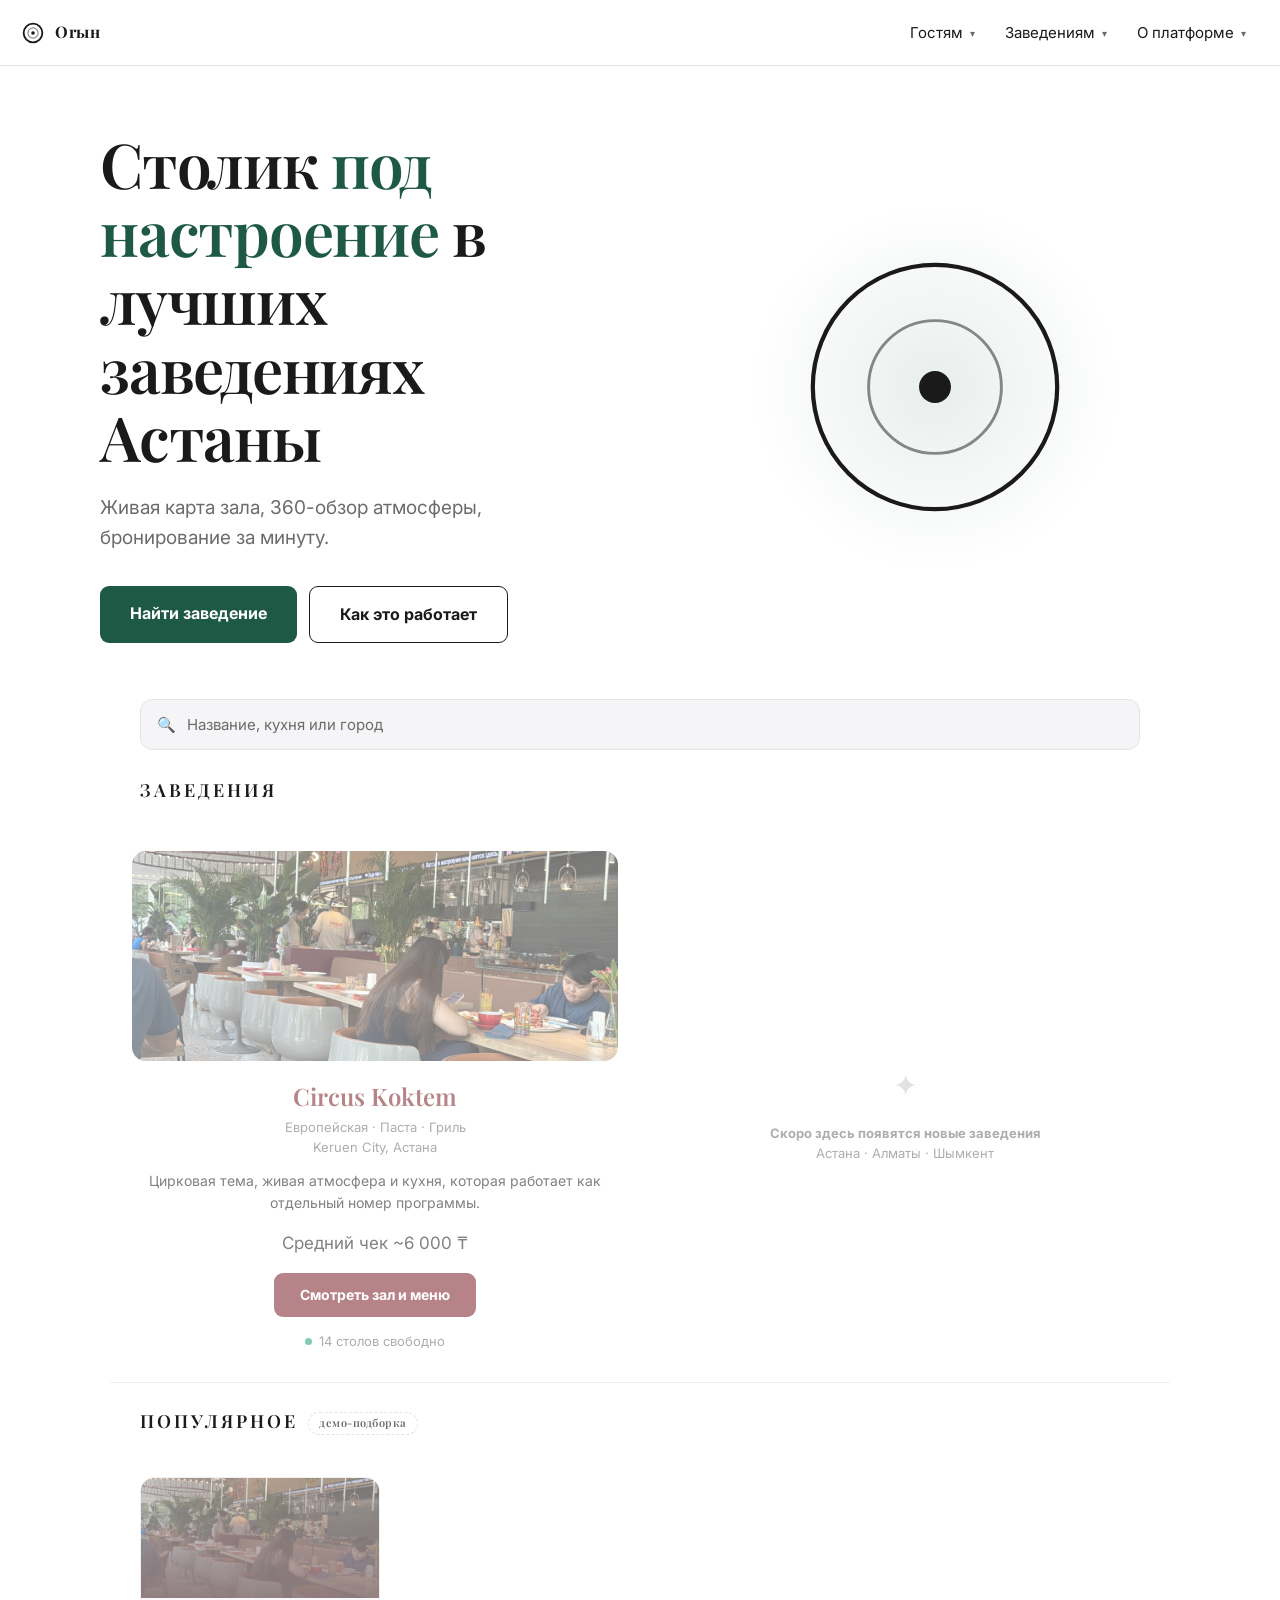
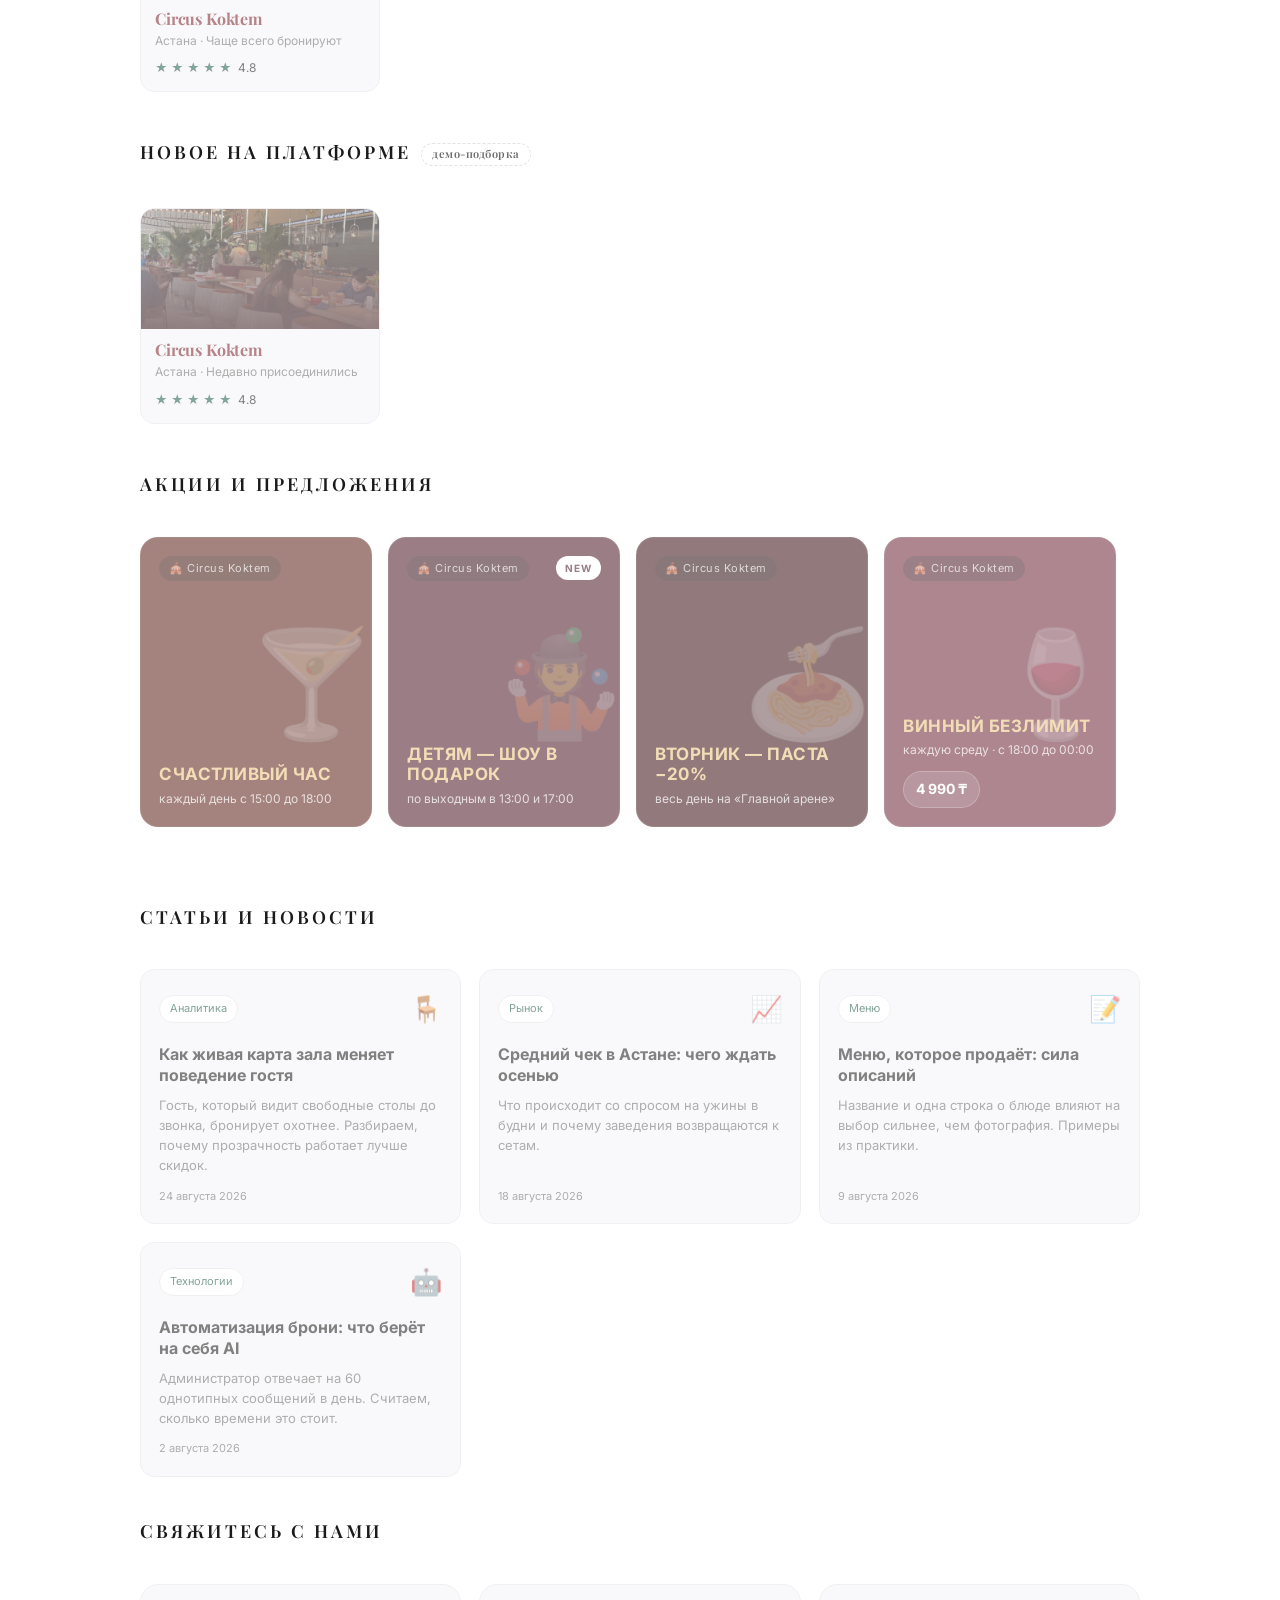
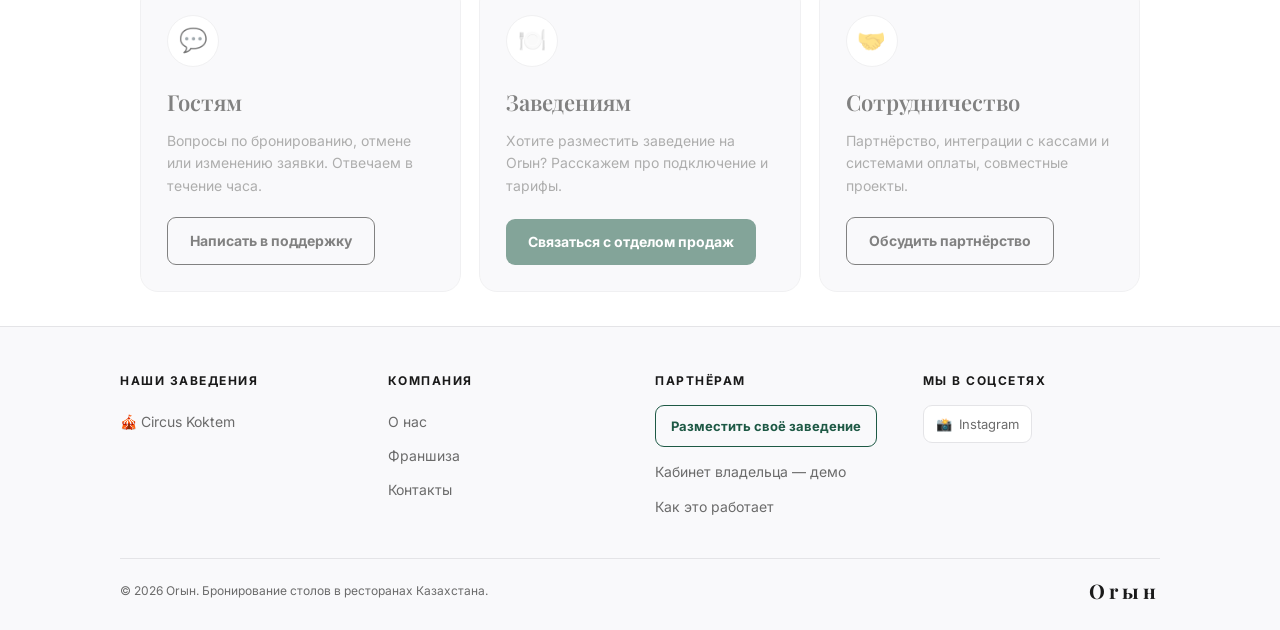
<file: index.html>
<!DOCTYPE html>
<html lang="ru">
<head>
  <meta charset="UTF-8">
  <meta name="viewport" content="width=device-width, initial-scale=1.0">
  <title>Orын — столик под настроение</title>

  <!-- Шрифты: Playfair Display — засечный для крупных заголовков,
       Inter — чистый рубленый для текста и интерфейса.
       display=swap: текст показывается сразу системным шрифтом
       и подменяется, когда загрузятся эти — страница не «мигает» пустотой. -->
  <link rel="preconnect" href="https://fonts.googleapis.com">
  <link rel="preconnect" href="https://fonts.gstatic.com" crossorigin>
  <link rel="stylesheet" href="https://fonts.googleapis.com/css2?family=Playfair+Display:wght@500;600;700&family=Inter:wght@400;500;600;700&display=swap">

  <link rel="stylesheet" href="styles.css">
</head>
<body>

  <!-- Декоративный фон: свечения, точечная сетка, тонкие контуры.
       Чистый CSS, лежит под контентом и не ловит клики. -->
  <div class="bg-decor" aria-hidden="true">
    <span class="shape shape-1"></span>
    <span class="shape shape-2"></span>
    <span class="shape shape-3"></span>
  </div>

  <!-- ШАПКА: логотип слева, мега-меню справа -->
  <header class="topbar" id="topbar"></header>

  <!-- ПЕРВЫЙ ЭКРАН: слева текст и кнопки, справа крупный знак Orын -->
  <section class="hero-home">
    <div class="hero-home-text">
      <h1 class="hero-title" id="heroTitle"></h1>
      <p class="hero-lead" id="heroLead"></p>
      <div class="hero-actions">
        <a class="btn btn-action" id="heroPrimary" href="#venuesHead"></a>
        <a class="btn btn-ghost" id="heroSecondary" href="#"></a>
      </div>
    </div>
    <div class="hero-visual" id="heroVisual"></div>
  </section>

  <!-- ПОИСК по названию, кухне и городу -->
  <div class="search-wrap">
    <div class="search-box">
      <span class="search-icon">&#128269;</span>
      <input type="search" id="venueSearch" placeholder="Название, кухня или город"
             autocomplete="off" aria-label="Поиск заведений">
    </div>
  </div>

  <div class="section-head" id="venuesHead">
    <h2>Заведения</h2>
  </div>

  <!-- Сюда скрипт рисует плитку на каждое заведение из venues.js -->
  <div class="venues-grid" id="venuesGrid"></div>

  <!-- ПОДБОРКИ: «Популярное», «Новое» — рисуются из platform.tops -->
  <div id="topsHost"></div>

  <!-- Общая лента акций от всех заведений.
       reveal стоит на всей ленте целиком, а не на каждом баннере:
       баннеры листаются вбок, и те, что уехали за правый край, считались бы
       «вне экрана» и остались бы приглушёнными. Лентой это не ломается. -->
  <div class="section-head" id="promoHead">
    <h2>Акции и предложения</h2>
  </div>
  <div class="promo-wrap reveal" id="promoFeed"></div>

  <!-- СТАТЬИ И НОВОСТИ -->
  <div class="section-head" id="articlesHead">
    <h2>Статьи и новости</h2>
  </div>
  <div class="wrap reveal" id="articlesHost"></div>

  <!-- СВЯЖИТЕСЬ С НАМИ: три карточки под три аудитории -->
  <div class="section-head" id="contactHead">
    <h2>Свяжитесь с нами</h2>
  </div>
  <div class="wrap reveal" id="contactHost"></div>

  <!-- Подвал: колонки собираются из platform.footer и списка заведений -->
  <footer id="siteFooter"></footer>

  <script src="venues.js"></script>
  <script src="app.js"></script>
  <script>
    /* ========================================================================
       ГЛАВНАЯ СТРАНИЦА-АФИША
       ------------------------------------------------------------------------
       Единственная страница, которая работает не с одним заведением, а со
       всем списком сразу. Поэтому она не вызывает initVenuePage — вместо
       этого берёт цвета платформы и сама рисует блоки.
       ======================================================================== */

    // 1. Цвета платформы и шапка бренда
    applyTheme(platform.theme);

    /* Шапка: знак бренда слева, мега-меню справа */
    var topbar = document.getElementById('topbar');
    topbar.innerHTML = brandMarkHtml() + megaMenuHtml() +
      '<button class="topbar-burger" id="topbarBurger" aria-label="Открыть меню" ' +
              'aria-expanded="false">&#9776;</button>';

    wireMegaMenu(topbar);   // клик по пункту — для сенсорных экранов

    /* Бургер: на узком экране прячет мега-меню за кнопку */
    var burger = document.getElementById('topbarBurger');
    burger.addEventListener('click', function () {
      var открыто = topbar.classList.toggle('open');
      burger.setAttribute('aria-expanded', открыто ? 'true' : 'false');
    });


    /* ------------------------------------------------------------------------
       1.5. ПЕРВЫЙ ЭКРАН
       ------------------------------------------------------------------------ */
    var hero = platform.hero || {};

    /* Сначала экранируем весь заголовок, потом внутри уже безопасной строки
       оборачиваем акцентное слово. Порядок важен: если сделать наоборот,
       экранирование съест сами теги <em>. */
    var заголовок = esc(hero.title || platform.tagline);
    if (hero.accentWord) {
      заголовок = заголовок.replace(esc(hero.accentWord), '<em>' + esc(hero.accentWord) + '</em>');
    }

    document.getElementById('heroTitle').innerHTML = заголовок;
    document.getElementById('heroLead').textContent = hero.lead || platform.description;
    document.getElementById('heroPrimary').textContent = hero.primary || 'Найти заведение';
    document.getElementById('heroSecondary').textContent = hero.secondary || 'Как это работает';

    /* Крупный знак справа — та же функция, что рисует логотип в шапке */
    document.getElementById('heroVisual').innerHTML = logoLargeSvg(340);

    /* «Найти заведение» плавно уводит к списку заведений */
    document.getElementById('heroPrimary').addEventListener('click', function (e) {
      e.preventDefault();
      document.getElementById('venuesHead').scrollIntoView({ behavior: 'smooth', block: 'start' });
    });


    /* ------------------------------------------------------------------------
       2. ПЛИТКА ЗАВЕДЕНИЯ
       ------------------------------------------------------------------------
       Вынесено в функцию: одна и та же плитка нужна и в общем списке,
       и в результатах поиска.
       ------------------------------------------------------------------------ */
    function venueCardHtml(v, id) {
      /* Живая цифра: сколько столов сейчас свободно.
         Считаем прямо из данных зала — отдельно хранить не нужно. */
      var freeCount = v.hall.tables.filter(function (t) { return t.status === 'free'; }).length;

      var card = document.createElement('a');
      card.className = 'venue-card reveal';
      card.href = pageUrl('venue', id);

      /* Подставляем в карточку фирменные цвета этого заведения.
         Фон витрины белый и нейтральный, а карточка окрашивается сама:
           venue-accent     — тёмный, для названия и кнопки на белой карточке
           venue-fg         — светлый, для плашки поверх тёмной обложки
           venue-overlay-rgb — чем затемняется сама обложка */
      card.style.setProperty('--venue-accent', v.theme.accent);
      card.style.setProperty('--venue-fg', v.theme.accentLight || v.theme.accent);
      card.style.setProperty('--venue-overlay-rgb', hexToRgb(v.theme.overlay || v.theme.background));
      /* Порядок как в сравнении товаров у Apple: фото, название, короткая
         подпись, описание, цена, кнопка. Ничего лишнего вокруг. */
      card.innerHTML =
        '<div class="venue-cover" style="background-image:url(\'' + esc(v.cover) + '\')"></div>' +
        '<div class="venue-body">' +
          '<h3>' + esc(v.name) + '</h3>' +
          '<div class="venue-place">' + esc(v.kitchen) + '<br>' + esc(v.location) + '</div>' +
          '<div class="venue-about">' + esc(v.about.short) + '</div>' +
          (v.avgCheck ? '<div class="venue-price">' + esc(v.avgCheck) + '</div>' : '') +
          '<span class="btn">Смотреть зал и меню</span>' +
          '<div class="venue-free">' + freeCount + ' столов свободно</div>' +
        '</div>';
      return card;
    }


    /* ------------------------------------------------------------------------
       3. ПОИСК ЗАВЕДЕНИЙ
       ------------------------------------------------------------------------
       Ищем по названию, кухне, городу и адресу — по тем данным, что уже есть
       в venues.js. Список перерисовывается на каждое нажатие клавиши.
       ------------------------------------------------------------------------ */
    var grid = document.getElementById('venuesGrid');
    var searchInput = document.getElementById('venueSearch');

    /* Все поля заведения, по которым имеет смысл искать, склеены в одну
       строку в нижнем регистре — тогда поиск это одна проверка indexOf. */
    function searchIndex(v) {
      return [v.name, v.kitchen, v.city, v.location, v.about.short]
        .join(' ').toLowerCase();
    }

    function renderVenues(query) {
      var q = String(query || '').trim().toLowerCase();
      grid.innerHTML = '';

      var found = Object.keys(venues).filter(function (id) {
        return q === '' || searchIndex(venues[id]).indexOf(q) !== -1;
      });

      if (found.length === 0) {
        grid.innerHTML = '<div class="search-empty">Ничего не нашлось по запросу «' + esc(query) + '».<br>' +
                         'Попробуйте другое название, кухню или город.</div>';
        return;
      }

      found.forEach(function (id) { grid.appendChild(venueCardHtml(venues[id], id)); });

      /* Пунктирную плитку «скоро» показываем только в общем списке:
         в результатах поиска она была бы шумом. */
      if (q === '') {
        var soon = document.createElement('div');
        soon.className = 'venue-card soon-card reveal';
        soon.innerHTML =
          '<div class="big">&#10022;</div>' +
          '<p><b>Скоро здесь появятся новые заведения</b><br>' +
          'Астана · Алматы · Шымкент</p>';
        grid.appendChild(soon);
      }

      initScrollReveal();   // новые плитки тоже должны проявляться
    }

    searchInput.addEventListener('input', function () {
      renderVenues(searchInput.value);

      /* Пока идёт поиск, подборки и остальные блоки прячем —
         иначе результат тонет среди «Популярного» и статей. */
      var searching = searchInput.value.trim() !== '';
      ['topsHost', 'promoHead', 'promoFeed', 'articlesHead', 'articlesHost',
       'contactHead', 'contactHost'].forEach(function (elId) {
        document.getElementById(elId).style.display = searching ? 'none' : '';
      });
      document.getElementById('venuesHead').querySelector('h2').textContent =
        searching ? 'Результаты поиска' : 'Заведения';
    });

    renderVenues('');


    /* ------------------------------------------------------------------------
       4. ПОДБОРКИ «ПОПУЛЯРНОЕ» И «НОВОЕ»
       ------------------------------------------------------------------------
       Демо-структура: списки заданы вручную в platform.tops. Когда появится
       база, сюда придут настоящие рейтинги — разметка не изменится.
       ------------------------------------------------------------------------ */
    var topsHost = document.getElementById('topsHost');

    (platform.tops || []).forEach(function (top) {
      /* Пропускаем заведения, которых нет в venues — чтобы опечатка
         в списке не роняла страницу */
      var list = (top.venues || []).filter(function (id) { return venues[id]; });
      if (list.length === 0) return;

      var head = document.createElement('div');
      head.className = 'section-head';
      head.innerHTML = '<h2>' + esc(top.title) +
                       '<span class="demo-badge">демо-подборка</span></h2>';
      topsHost.appendChild(head);

      var strip = document.createElement('div');
      strip.className = 'wrap reveal';

      var inner = document.createElement('div');
      inner.className = 'top-strip';

      list.forEach(function (id) {
        var v = venues[id];
        var score = averageScore(v.reviews);

        var mini = document.createElement('a');
        mini.className = 'mini-card';
        mini.href = pageUrl('venue', id);
        mini.style.setProperty('--venue-accent', v.theme.accent);
        mini.style.setProperty('--venue-fg', v.theme.accentLight || v.theme.accent);
        mini.style.setProperty('--venue-overlay-rgb', hexToRgb(v.theme.overlay || v.theme.background));
        mini.innerHTML =
          '<div class="mini-cover" style="background-image:url(\'' + esc(v.cover) + '\')"></div>' +
          '<div class="mini-body">' +
            '<div class="mini-name">' + esc(v.name) + '</div>' +
            '<div class="mini-meta">' + esc(v.city) + ' · ' + esc(top.note) + '</div>' +
            (score ? '<div class="mini-rating">' + starsHtml(score) + ' ' + score + '</div>' : '') +
          '</div>';
        inner.appendChild(mini);
      });

      strip.appendChild(inner);
      topsHost.appendChild(strip);
    });


    /* ------------------------------------------------------------------------
       5. АКЦИИ — промо всех заведений вперемешку
       ------------------------------------------------------------------------ */
    var promoFeed = mixAllPromos();
    renderPromos(document.getElementById('promoFeed'), promoFeed, true);

    if (promoFeed.length === 0) {
      document.getElementById('promoHead').style.display = 'none';
    }


    /* ------------------------------------------------------------------------
       6. СТАТЬИ И НОВОСТИ — наполняются вручную в platform.articles
       ------------------------------------------------------------------------ */
    var articles = platform.articles || [];

    if (articles.length === 0) {
      document.getElementById('articlesHead').style.display = 'none';
    } else {
      var articlesGrid = document.createElement('div');
      articlesGrid.className = 'articles-grid';

      articles.forEach(function (article) {
        var card = document.createElement('a');
        card.className = 'article-card';
        card.href = article.href || '#';
        card.innerHTML =
          '<div class="article-top">' +
            '<span class="article-tag">' + esc(article.tag) + '</span>' +
            '<span class="article-emoji">' + esc(article.emoji) + '</span>' +
          '</div>' +
          '<h3>' + esc(article.title) + '</h3>' +
          '<div class="article-excerpt">' + esc(article.excerpt) + '</div>' +
          '<div class="article-date">' + esc(article.date) + '</div>';
        articlesGrid.appendChild(card);
      });

      document.getElementById('articlesHost').appendChild(articlesGrid);
    }


    /* ------------------------------------------------------------------------
       6.5. СВЯЖИТЕСЬ С НАМИ
       ------------------------------------------------------------------------ */
    var карточкиКонтактов = platform.contactCards || [];

    if (карточкиКонтактов.length === 0) {
      document.getElementById('contactHead').style.display = 'none';
    } else {
      var сетка = document.createElement('div');
      сетка.className = 'contact-grid';
      сетка.innerHTML = карточкиКонтактов.map(function (card) {
        return '<div class="contact-card">' +
            '<div class="contact-icon">' + esc(card.icon) + '</div>' +
            '<h3>' + esc(card.title) + '</h3>' +
            '<p>' + esc(card.text) + '</p>' +
            '<a class="btn ' + (card.primary ? 'btn-action' : 'btn-ghost') + '" ' +
               'href="' + esc(card.href) + '">' + esc(card.action) + '</a>' +
          '</div>';
      }).join('');
      document.getElementById('contactHost').appendChild(сетка);
    }


    // 7. Подвал
    renderFooter(document.getElementById('siteFooter'));

    // 8. Появление при прокрутке — после того, как всё нарисовано
    initScrollReveal();
  </script>

</body>
</html>
</file>
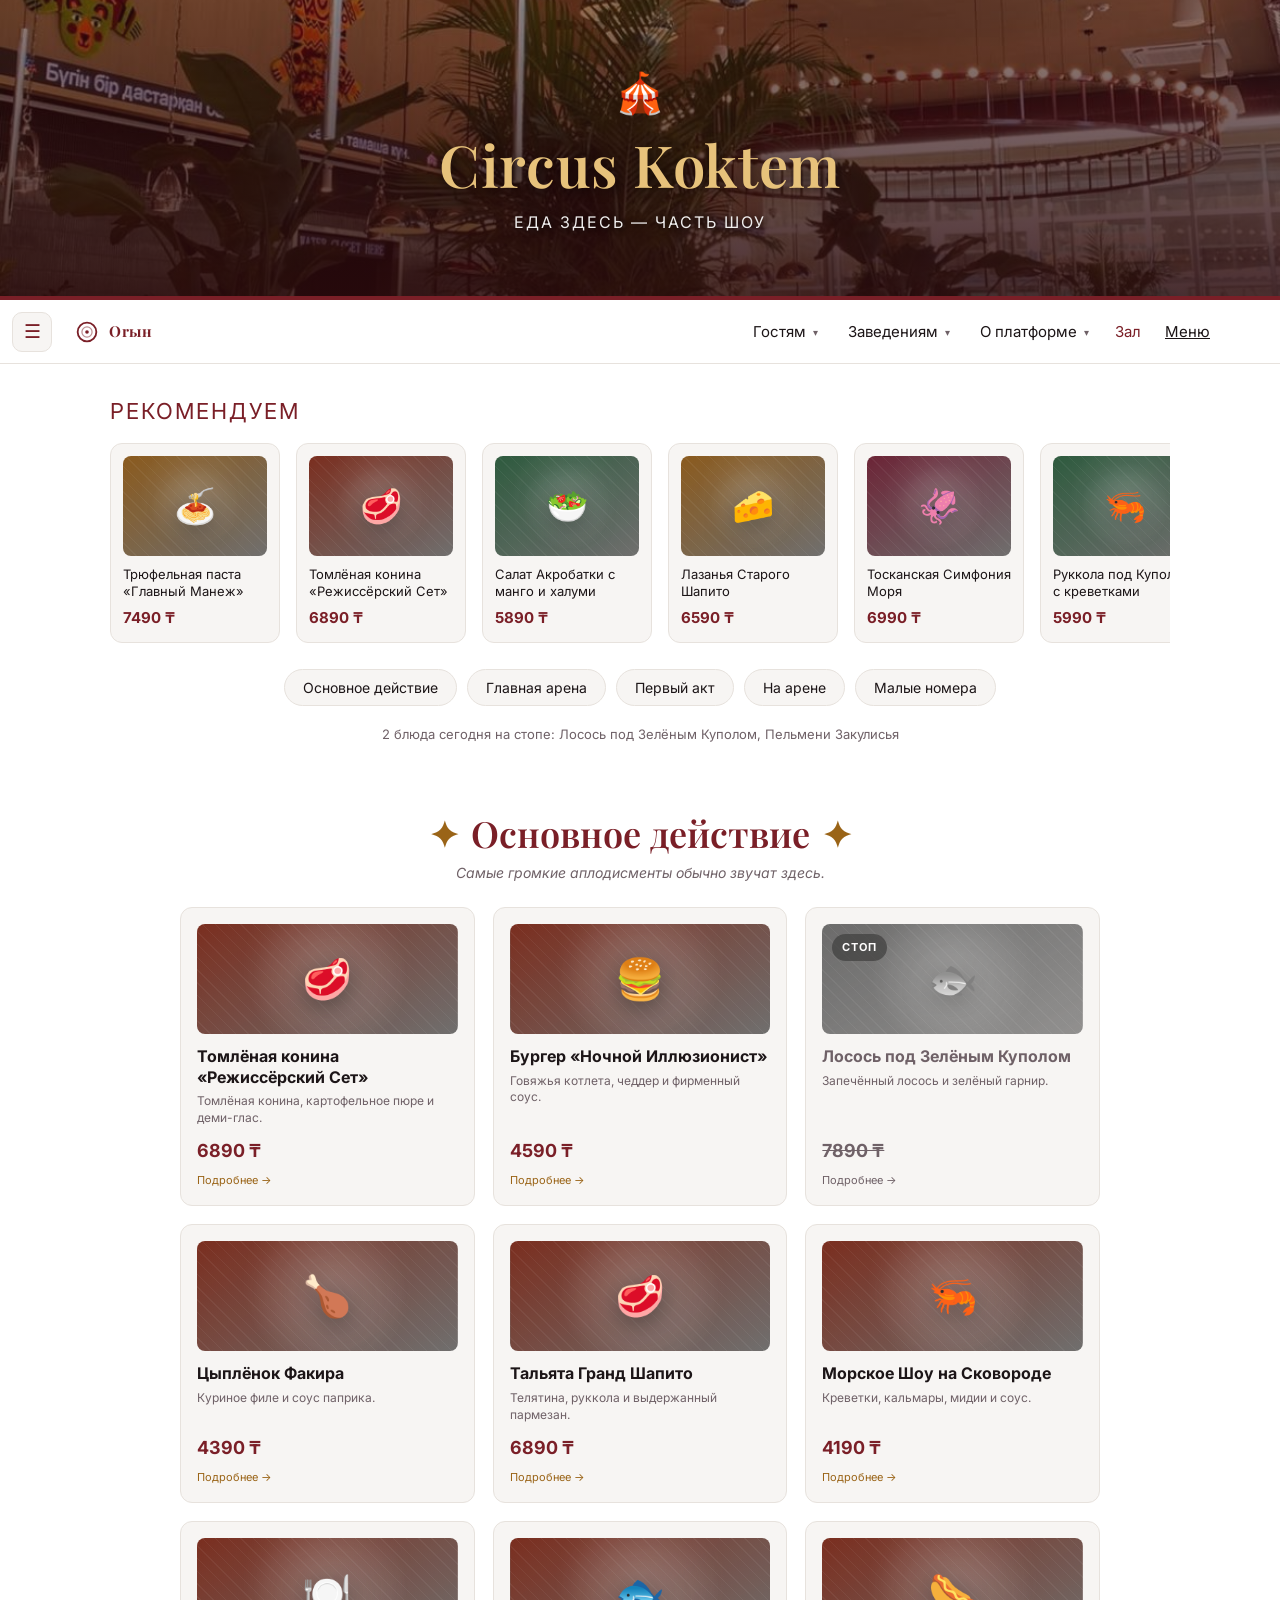
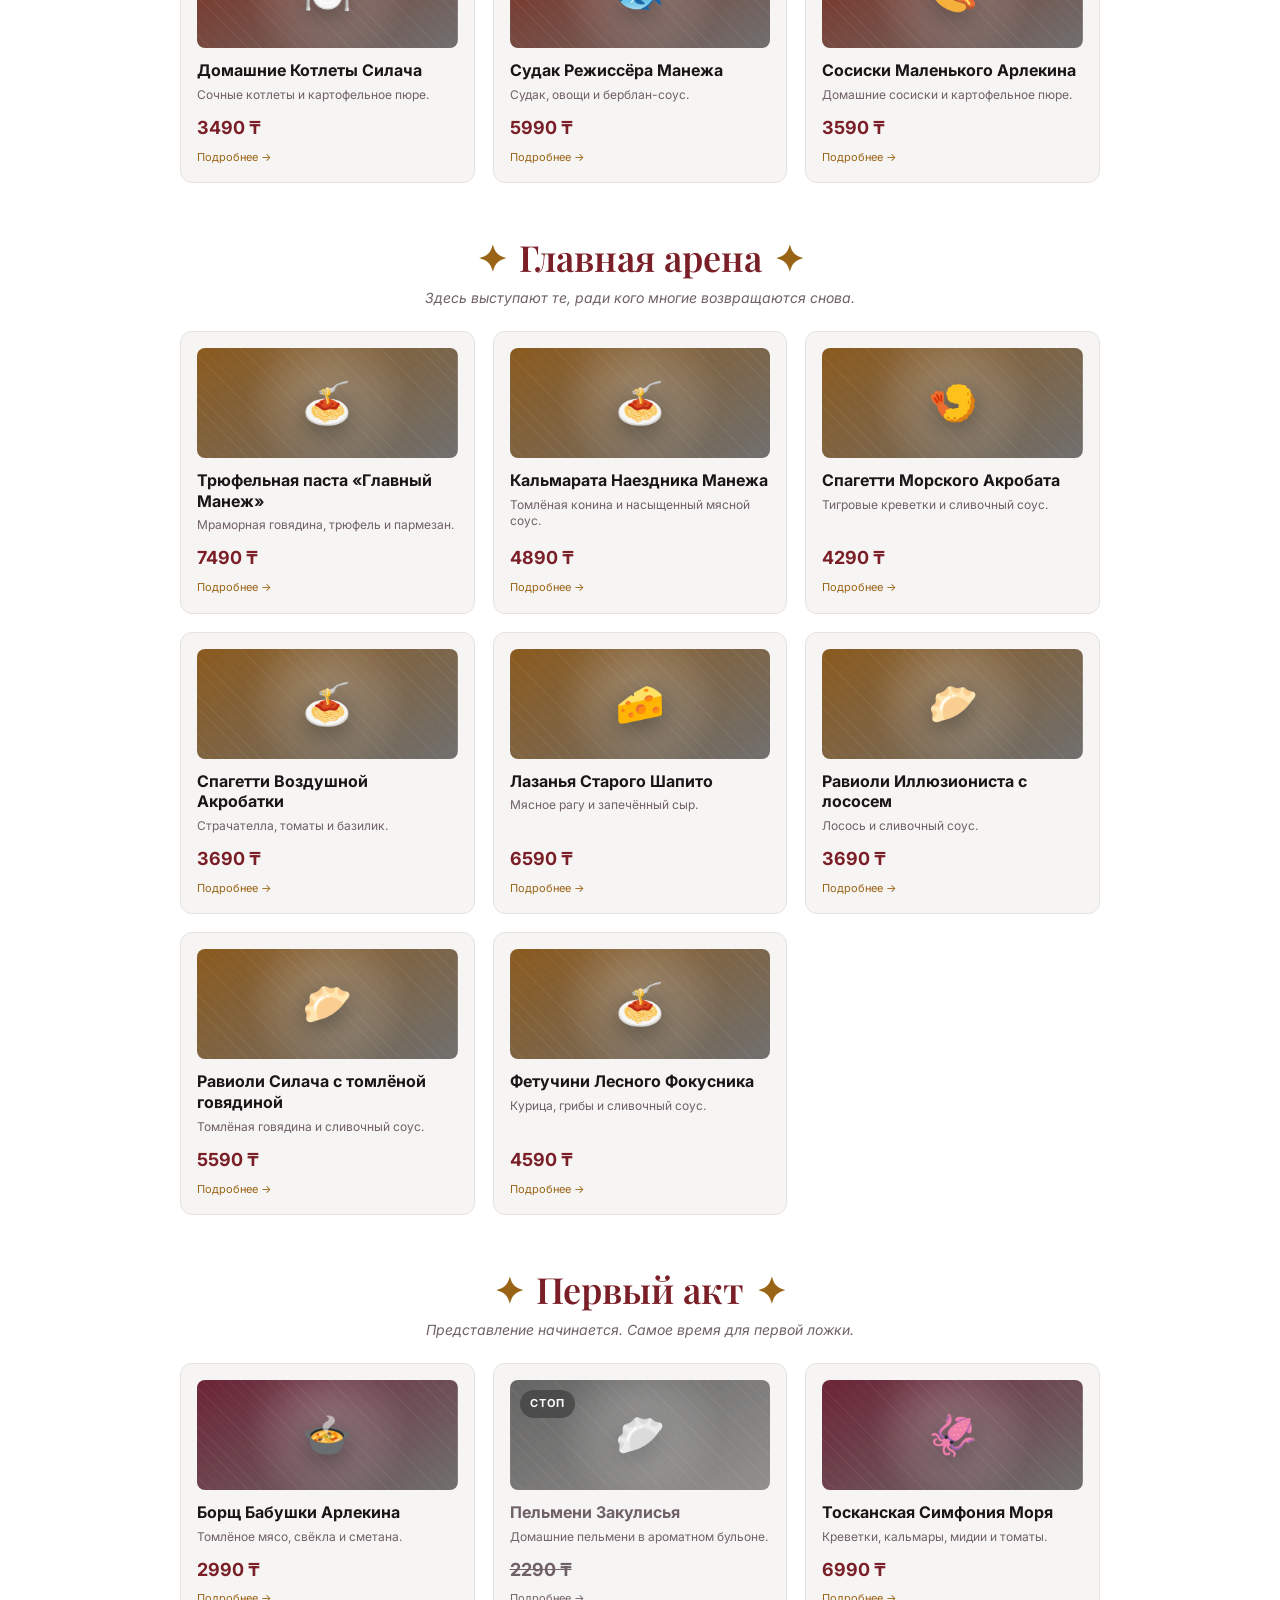
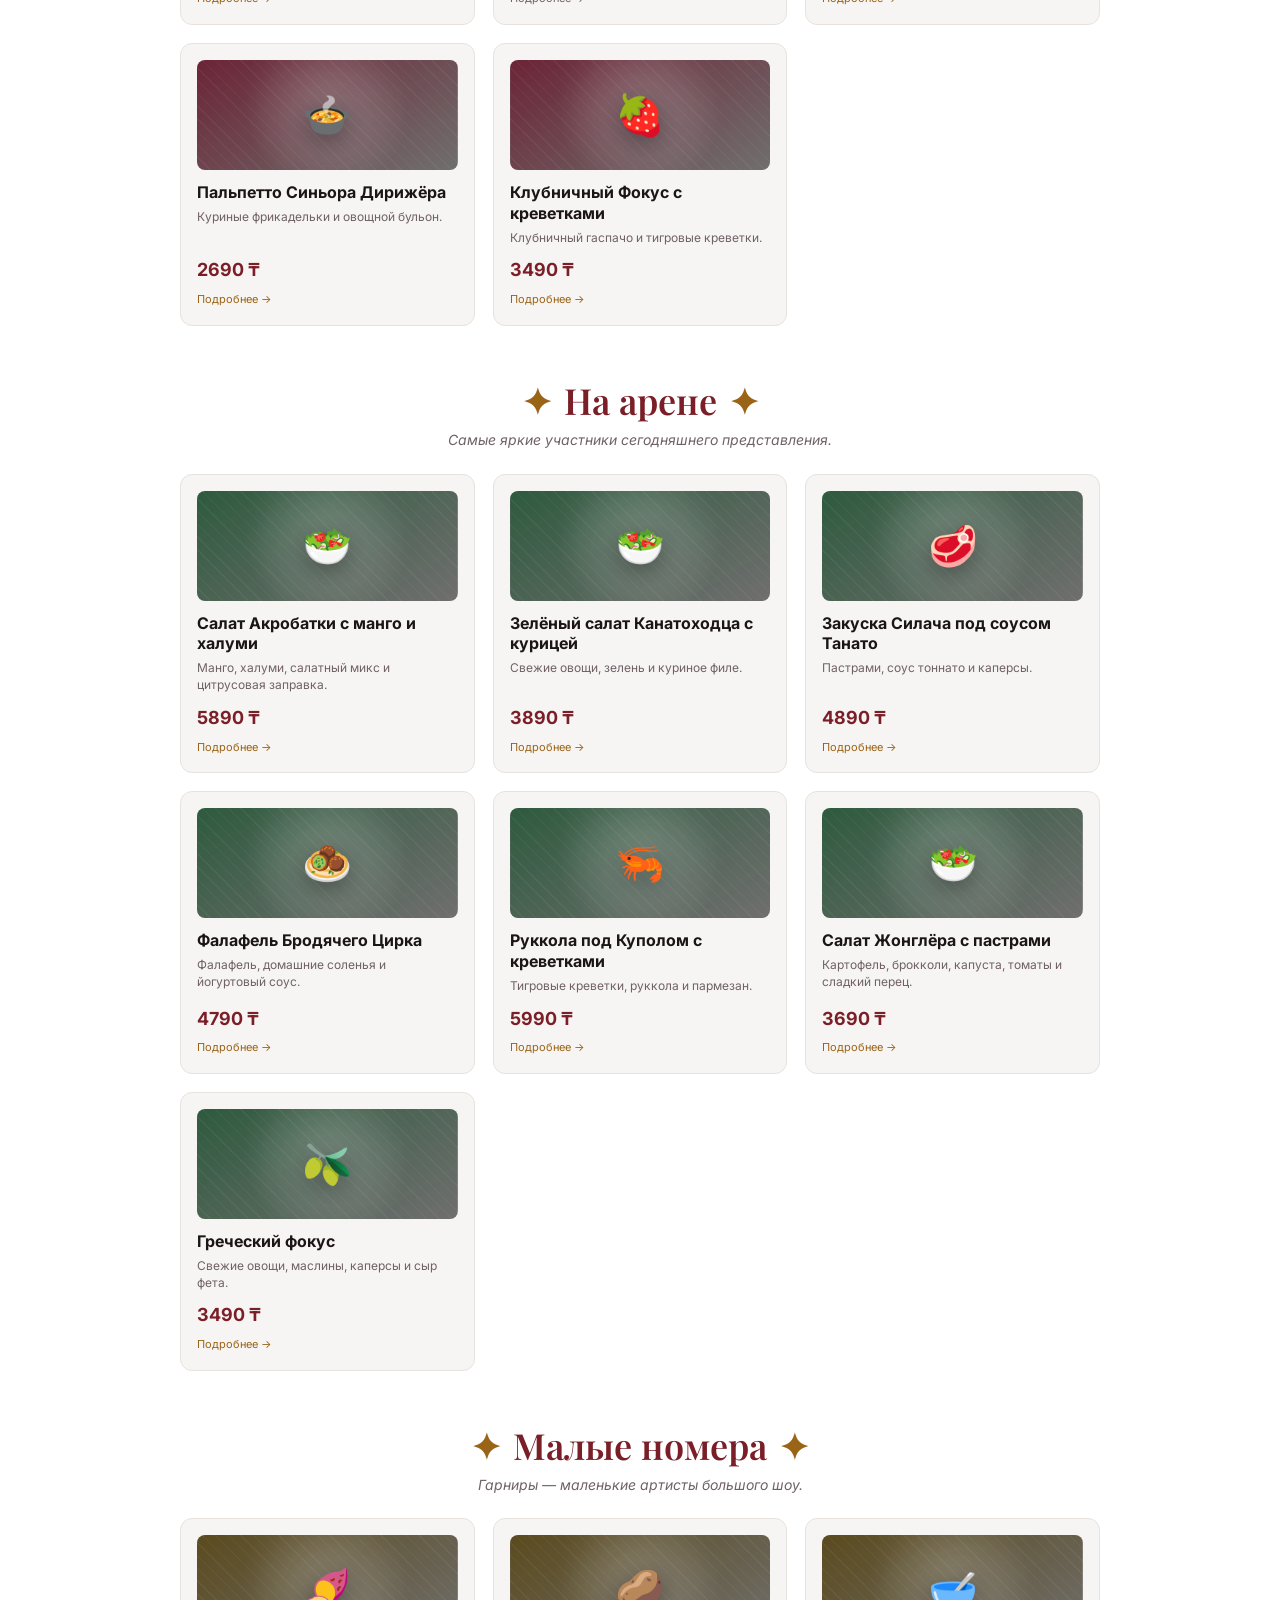
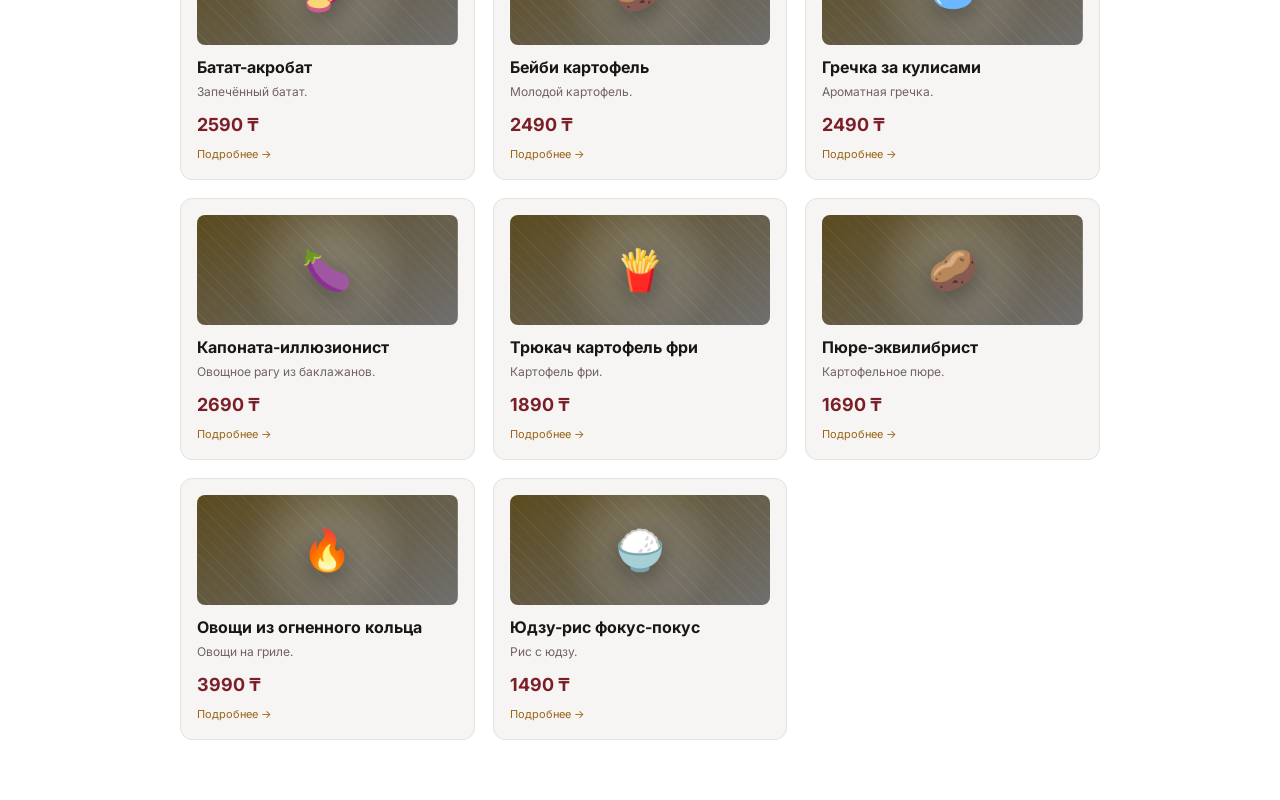
<file: menu.html>
<!DOCTYPE html>
<html lang="ru">
<head>
  <meta charset="UTF-8">
  <meta name="viewport" content="width=device-width, initial-scale=1.0">
  <title>Меню</title>
  <link rel="preconnect" href="https://fonts.googleapis.com">
  <link rel="preconnect" href="https://fonts.gstatic.com" crossorigin>
  <link rel="stylesheet" href="https://fonts.googleapis.com/css2?family=Playfair+Display:wght@500;600;700&family=Inter:wght@400;500;600;700&display=swap">
  <link rel="stylesheet" href="styles.css">
</head>
<body>

  <!-- Шапку, навигацию, боковое меню и модалку брони рисует app.js -->
  <div id="hero"></div>
  <div id="nav"></div>

  <!-- РЕКОМЕНДУЕМ — плитки едут влево, при наведении останавливаются -->
  <div class="reco-wrap" id="recoWrap">
    <div class="reco-title">РЕКОМЕНДУЕМ</div>
    <div class="reco-track-mask">
      <div class="reco-track" id="recoTrack"></div>
    </div>
  </div>

  <!-- Кнопки-фильтры разделов -->
  <div class="filters" id="filters"></div>

  <!-- Сообщение о блюдах на стопе. Пусто — блок не показывается. -->
  <div class="stop-note" id="stopNote"></div>

  <!-- Сюда скрипт рисует все разделы меню -->
  <div class="container" id="menuRoot"></div>

  <!-- Окно блюда. Заполняется при клике по карточке. -->
  <div class="overlay" id="dishOverlay">
    <div class="modal">
      <button class="close-btn" id="dishCloseBtn" aria-label="Закрыть">&times;</button>
      <!-- Сюда скрипт кладёт фото блюда или цветную заглушку -->
      <div id="dishImgHost"></div>
      <div class="modal-body">
        <h2 id="dishName"></h2>
        <div class="modal-price" id="dishPrice"></div>
        <!-- Крупное описание под изображением, ключевые слова жирным -->
        <div class="dish-lead" id="dishLead"></div>
        <!-- Граммовка и БЖУ. Пусто, если у блюда их ещё нет. -->
        <div id="dishNutrition"></div>
        <div class="block-label">Состав</div>
        <p id="dishCompo"></p>
        <div id="dishStop"></div>
      </div>
    </div>
  </div>

  <script src="venues.js"></script>
  <script src="app.js"></script>
  <script>
    /* ========================================================================
       СТРАНИЦА МЕНЮ
       ------------------------------------------------------------------------
       Общее (шапка, навигация, боковое меню, бронь) берём из app.js.
       Здесь — только рисование меню и окно блюда.
       ======================================================================== */

    var venue = initVenuePage('menu');   // одна строка собирает всю общую обвязку

    var dishOverlay = document.getElementById('dishOverlay');


    /* Функция dishImageHtml переехала в app.js: картинка блюда теперь нужна
       и здесь, и в превью меню на странице заведения. */


    /* ------------------------------------------------------------------------
       1. РАЗДЕЛЫ И КАРТОЧКИ БЛЮД
       ------------------------------------------------------------------------ */
    var root = document.getElementById('menuRoot');

    venue.menu.forEach(function (section) {
      /* Заголовок раздела. id нужен кнопкам-фильтрам, чтобы прокрутить сюда. */
      var title = document.createElement('div');
      title.className = 'section-title';
      title.id = 'sec-' + section.id;
      title.textContent = section.section;
      root.appendChild(title);

      var sub = document.createElement('div');
      sub.className = 'section-sub';
      sub.textContent = section.sub;
      root.appendChild(sub);

      var grid = document.createElement('div');
      grid.className = 'menu-grid';
      root.appendChild(grid);

      section.items.forEach(function (dish) {
        var card = document.createElement('div');
        card.className = 'card' + (dish.stop ? ' stopped' : '');
        card.innerHTML =
          dishImageHtml(dish, section.color, 'in-card') +
          '<h3>' + esc(dish.name) + '</h3>' +
          '<div class="desc">' + esc(dish.compo) + '</div>' +
          '<div class="price">' + esc(dish.price) + '</div>' +
          '<div class="more">Подробнее &rarr;</div>';
        card.addEventListener('click', function () { openDish(dish, section.color); });
        grid.appendChild(card);
      });
    });


    /* ------------------------------------------------------------------------
       2. КНОПКИ-ФИЛЬТРЫ — плавно прокручивают к разделу
       ------------------------------------------------------------------------ */
    var filters = document.getElementById('filters');

    venue.menu.forEach(function (section) {
      var button = document.createElement('button');
      button.className = 'filter-btn';
      button.textContent = section.section;
      button.addEventListener('click', function () {
        document.getElementById('sec-' + section.id).scrollIntoView({ behavior: 'smooth' });
      });
      filters.appendChild(button);
    });


    /* ------------------------------------------------------------------------
       3. БЛОК «РЕКОМЕНДУЕМ»
       ------------------------------------------------------------------------
       В данных лежит список названий. Находим по ним сами блюда, чтобы
       не дублировать цену и описание во втором месте.
       ------------------------------------------------------------------------ */

    /* Собираем все блюда из всех разделов в один плоский список.
       Вместе с блюдом запоминаем цвет его раздела — он нужен заглушке. */
    var allDishes = [];
    venue.menu.forEach(function (section) {
      section.items.forEach(function (dish) {
        allDishes.push({ dish: dish, color: section.color });
      });
    });

    var reco = (venue.recommended || [])
      .map(function (name) {
        return allDishes.filter(function (item) { return item.dish.name === name; })[0];
      })
      /* Пропускаем опечатки в названиях и блюда на стопе:
         советовать то, чего сегодня нет, — верный способ расстроить гостя. */
      .filter(function (item) { return item && !item.dish.stop; });

    if (reco.length === 0) {
      /* Нечего показывать — прячем блок целиком, чтобы не висел пустой заголовок */
      document.getElementById('recoWrap').style.display = 'none';
    } else {
      var track = document.getElementById('recoTrack');

      /* Список идёт дважды подряд. Анимация сдвигает ленту ровно на половину —
         в этот момент вторая копия стоит там же, где была первая, и склейка
         не видна. Так прокрутка выглядит бесконечной. */
      reco.concat(reco).forEach(function (item) {
        var dish = item.dish;
        var card = document.createElement('div');
        card.className = 'reco-card';
        card.innerHTML =
          dishImageHtml(dish, item.color, 'in-reco') +
          '<div class="rc-name">' + esc(dish.name) + '</div>' +
          '<div class="rc-price">' + esc(dish.price) + '</div>';
        card.addEventListener('click', function () { openDish(dish, item.color); });
        track.appendChild(card);
      });
    }


    /* ------------------------------------------------------------------------
       3.5. СТРОКА О СТОП-ЛИСТЕ
       ------------------------------------------------------------------------
       Считаем помеченные блюда и предупреждаем сразу, до прокрутки меню.
       ------------------------------------------------------------------------ */
    var stopped = allDishes.filter(function (item) { return item.dish.stop; });

    if (stopped.length > 0) {
      var слово = stopped.length === 1 ? 'блюдо' : 'блюда';
      document.getElementById('stopNote').textContent =
        stopped.length + ' ' + слово + ' сегодня на стопе: ' +
        stopped.map(function (item) { return item.dish.name; }).join(', ');
    }


    /* ------------------------------------------------------------------------
       4. ОКНО БЛЮДА
       ------------------------------------------------------------------------ */
    function openDish(dish, color) {
      /* Крупный обзор: вращение по кадрам, статичное фото или заглушка —
         выбор делает сам dishViewerHtml по данным блюда. */
      var host = document.getElementById('dishImgHost');
      host.innerHTML = dishCarouselHtml(dish, color);
      initDishCarousel(host.querySelector('.dish-carousel'));
      /* Вращение живёт на первом слайде — там же, где само блюдо */
      initDishRotator(host.querySelector('.dish-slide .dish-view'), dish.frames);

      document.getElementById('dishName').textContent = dish.name;
      document.getElementById('dishPrice').textContent = dish.price;
      document.getElementById('dishLead').innerHTML = highlightHtml(dish.concept, dish.highlight);
      document.getElementById('dishNutrition').innerHTML = nutritionHtml(dish.nutrition);
      document.getElementById('dishCompo').textContent = dish.compo;

      /* Блюдо на стопе — говорим об этом прямо, а не прячем карточку */
      document.getElementById('dishStop').innerHTML = dish.stop
        ? '<div class="stop-warning">Сегодня это блюдо не подают — закончились продукты. ' +
          'Уточните у администратора, когда оно вернётся в меню.</div>'
        : '';

      dishOverlay.classList.add('open');
      document.body.classList.add('no-scroll');
    }

    function closeDish() {
      dishOverlay.classList.remove('open');
      document.body.classList.remove('no-scroll');
    }

    document.getElementById('dishCloseBtn').addEventListener('click', closeDish);

    /* Клик по тёмному фону закрывает; клик по самому окну — нет */
    dishOverlay.addEventListener('click', function (e) {
      if (e.target === dishOverlay) closeDish();
    });

    /* Esc закрывает окно блюда (бронь и боковое меню обрабатывает app.js) */
    document.addEventListener('keydown', function (e) {
      if (e.key === 'Escape' && dishOverlay.classList.contains('open')) closeDish();
    });
  </script>

</body>
</html>
</file>
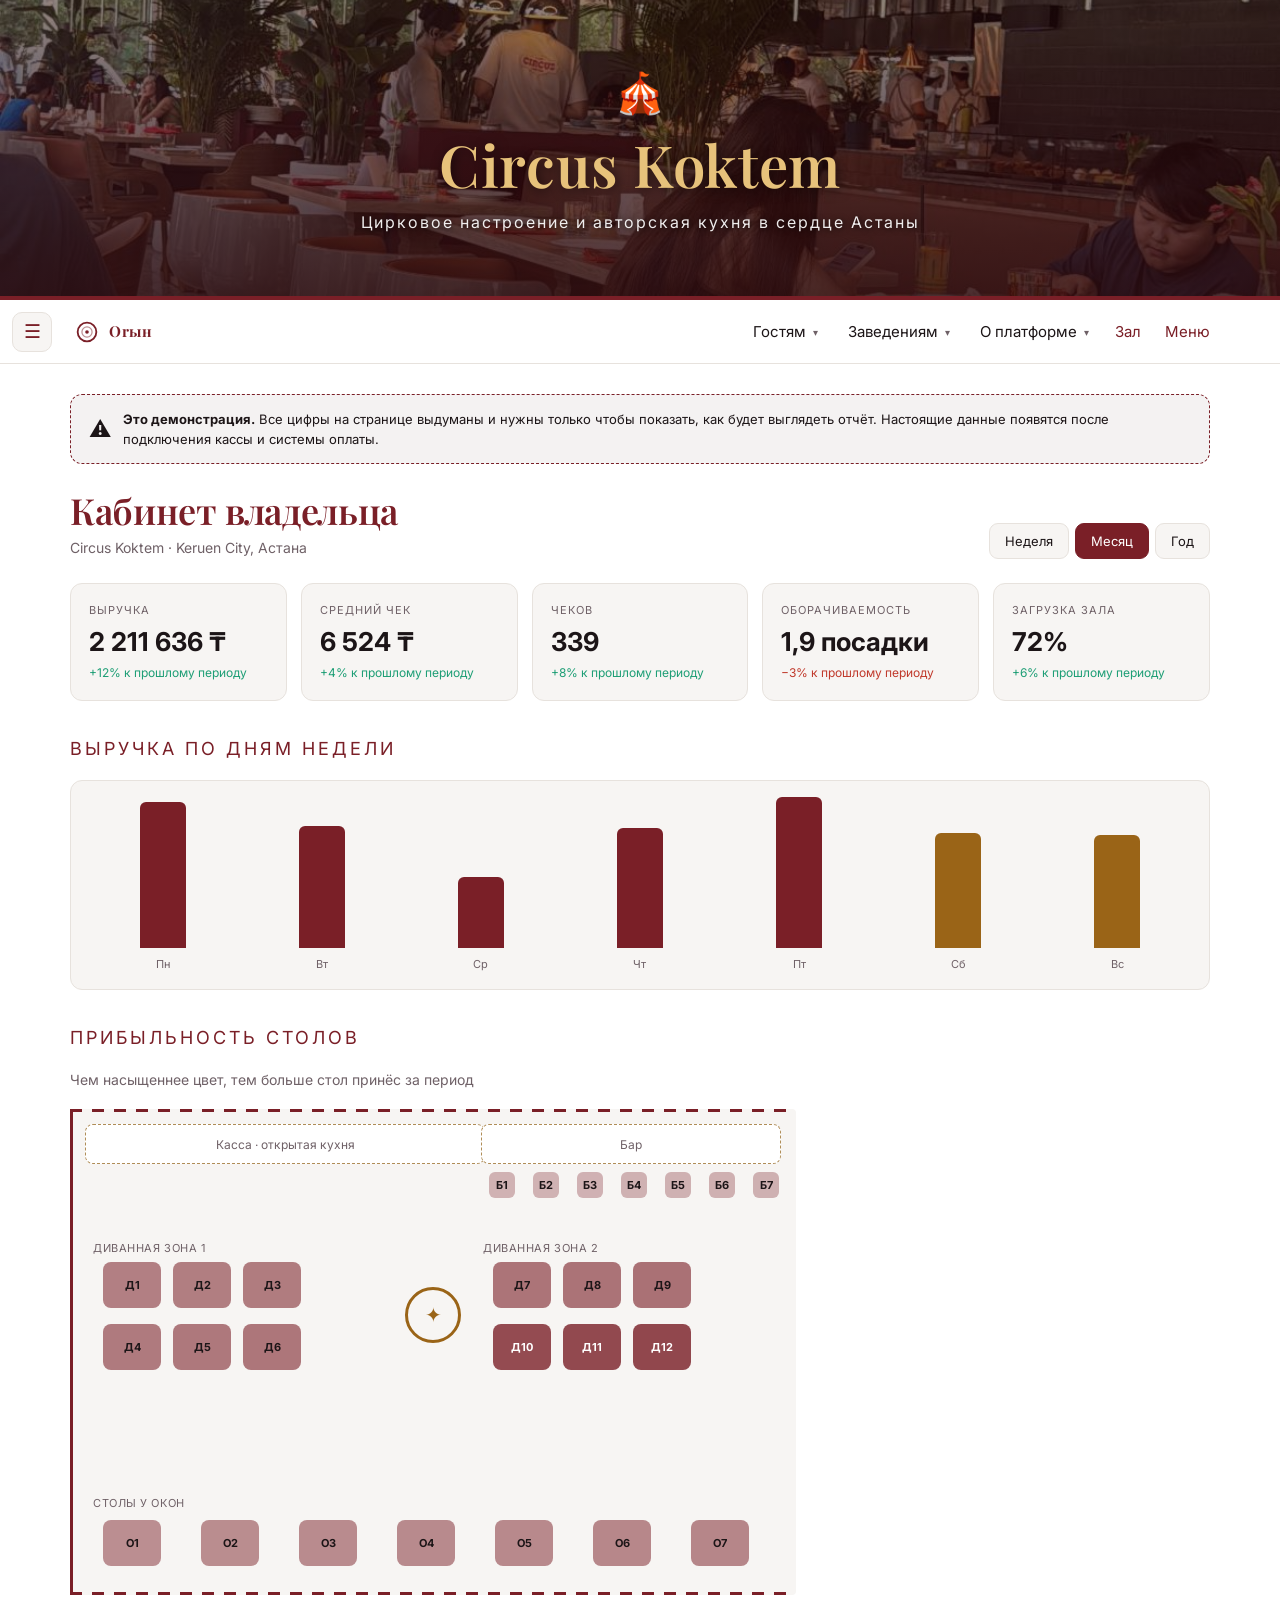
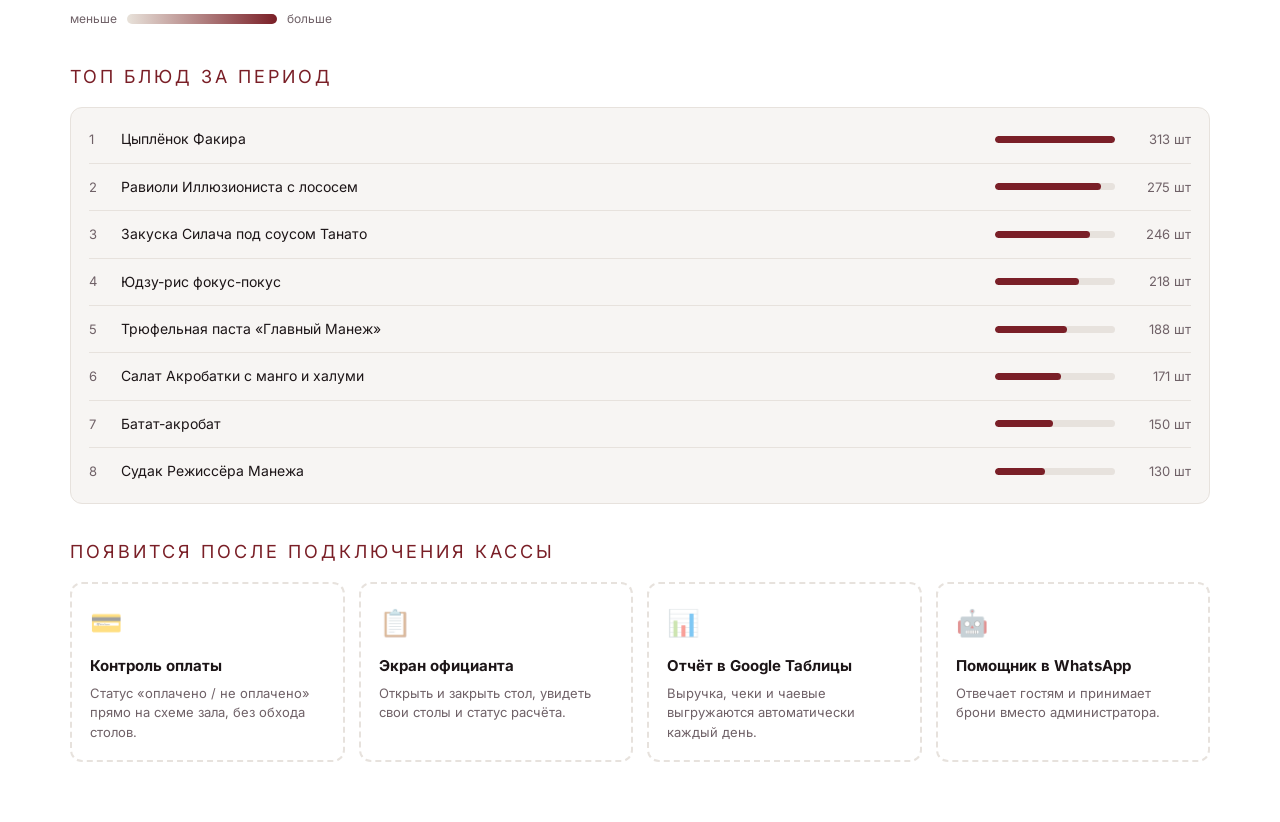
<file: owner.html>
<!DOCTYPE html>
<html lang="ru">
<head>
  <meta charset="UTF-8">
  <meta name="viewport" content="width=device-width, initial-scale=1.0">
  <title>Кабинет владельца — демо</title>
  <link rel="preconnect" href="https://fonts.googleapis.com">
  <link rel="preconnect" href="https://fonts.gstatic.com" crossorigin>
  <link rel="stylesheet" href="https://fonts.googleapis.com/css2?family=Playfair+Display:wght@500;600;700&family=Inter:wght@400;500;600;700&display=swap">
  <link rel="stylesheet" href="styles.css">
</head>
<body>

  <!-- Шапку, навигацию, боковое меню и модалку брони рисует app.js -->
  <div id="hero"></div>
  <div id="nav"></div>

  <div class="page">

    <!-- Предупреждение о демо-данных. Стоит первым намеренно: страницу
         показывают владельцу заведения, и он должен сразу понимать,
         что цифры выдуманы, а показан именно вид будущего отчёта. -->
    <div class="demo-strip">
      <span class="icon">&#9888;&#65039;</span>
      <span><b>Это демонстрация.</b> Все цифры на странице выдуманы и нужны только чтобы
        показать, как будет выглядеть отчёт. Настоящие данные появятся после подключения
        кассы и системы оплаты.</span>
    </div>

    <div class="owner-head">
      <div>
        <div class="owner-title" id="ownerTitle"></div>
        <div class="owner-sub" id="ownerSub"></div>
      </div>
      <div class="period-switch" id="periodSwitch"></div>
    </div>

    <!-- Ключевые показатели -->
    <div class="kpi-grid" id="kpiGrid"></div>

    <!-- Выручка по дням -->
    <div class="block-title">Выручка по дням недели</div>
    <div class="chart" id="chart"></div>

    <!-- Тепловая карта зала -->
    <div class="block-title">Прибыльность столов</div>
    <div class="page-hint">Чем насыщеннее цвет, тем больше стол принёс за период</div>
    <div class="hall-wrap">
      <div class="hall-view" id="hallView">
        <div class="hall" id="hall"></div>
      </div>
      <div class="heat-legend">
        <span>меньше</span>
        <span class="heat-scale"></span>
        <span>больше</span>
      </div>
    </div>

    <!-- Топ блюд -->
    <div class="block-title">Топ блюд за период</div>
    <div class="top-list" id="topDishes"></div>

    <!-- Что появится позже -->
    <div class="block-title">Появится после подключения кассы</div>
    <div class="soon-grid">
      <div class="soon-item">
        <div class="icon">&#128179;</div>
        <h4>Контроль оплаты</h4>
        <p>Статус «оплачено / не оплачено» прямо на схеме зала, без обхода столов.</p>
      </div>
      <div class="soon-item">
        <div class="icon">&#128203;</div>
        <h4>Экран официанта</h4>
        <p>Открыть и закрыть стол, увидеть свои столы и статус расчёта.</p>
      </div>
      <div class="soon-item">
        <div class="icon">&#128202;</div>
        <h4>Отчёт в Google Таблицы</h4>
        <p>Выручка, чеки и чаевые выгружаются автоматически каждый день.</p>
      </div>
      <div class="soon-item">
        <div class="icon">&#129302;</div>
        <h4>Помощник в WhatsApp</h4>
        <p>Отвечает гостям и принимает брони вместо администратора.</p>
      </div>
    </div>
  </div>

  <script src="venues.js"></script>
  <script src="app.js"></script>
  <script>
    /* ========================================================================
       КАБИНЕТ ВЛАДЕЛЬЦА — ДЕМОНСТРАЦИЯ
       ------------------------------------------------------------------------
       Страница показывает заведению, что оно будет видеть после подключения
       кассы. Настоящих данных нет и быть не может — сервера ещё нет.

       ВАЖНО, почему выдуманные числа лежат здесь, а не в venues.js:
       в файле данных они однажды сойдут за настоящие и попадут в реальный
       отчёт. Пусть демо-цифры живут на самой демо-странице.
       ======================================================================== */

    var venue = initVenuePage('owner');

    document.getElementById('ownerTitle').textContent = 'Кабинет владельца';
    document.getElementById('ownerSub').textContent =
      venue.name + ' · ' + venue.location;


    /* ------------------------------------------------------------------------
       1. ГЕНЕРАТОР ДЕМО-ЧИСЕЛ
       ------------------------------------------------------------------------
       Числа считаются из строки-ключа, а не берутся случайно. Благодаря
       этому они одинаковые при каждом открытии: на показе заведению цифры
       не должны прыгать при обновлении страницы.
       ------------------------------------------------------------------------ */
    function demoNumber(key, min, max) {
      var hash = 0;
      for (var i = 0; i < key.length; i++) {
        hash = (hash * 31 + key.charCodeAt(i)) % 1000000;
      }
      return min + (hash % (max - min + 1));
    }

    /* 1234567 → «1 234 567» */
    function money(n) {
      return String(n).replace(/\B(?=(\d{3})+(?!\d))/g, ' ');
    }


    /* ------------------------------------------------------------------------
       2. ПЕРЕКЛЮЧАТЕЛЬ ПЕРИОДА
       ------------------------------------------------------------------------ */
    var PERIODS = [
      { id: 'week',  title: 'Неделя',  days: 7 },
      { id: 'month', title: 'Месяц',   days: 30 },
      { id: 'year',  title: 'Год',     days: 365 }
    ];
    var currentPeriod = PERIODS[1];   // по умолчанию месяц

    var switchHost = document.getElementById('periodSwitch');

    PERIODS.forEach(function (period) {
      var button = document.createElement('button');
      button.textContent = period.title;
      if (period.id === currentPeriod.id) button.className = 'active';

      button.addEventListener('click', function () {
        currentPeriod = period;
        [].forEach.call(switchHost.children, function (b) { b.classList.remove('active'); });
        button.classList.add('active');
        renderKpi();     // показатели пересчитываются под период
      });

      switchHost.appendChild(button);
    });


    /* ------------------------------------------------------------------------
       3. КЛЮЧЕВЫЕ ПОКАЗАТЕЛИ
       ------------------------------------------------------------------------ */
    function renderKpi() {
      var days = currentPeriod.days;
      var чеков = Math.round(demoNumber('checks' + venue.id, 55, 80) * days / 7);
      var среднийЧек = demoNumber('avg' + venue.id, 5600, 7400);

      var показатели = [
        { label: 'Выручка',        value: money(чеков * среднийЧек) + ' ₸', delta: '+12%', up: true },
        { label: 'Средний чек',    value: money(среднийЧек) + ' ₸',         delta: '+4%',  up: true },
        { label: 'Чеков',          value: money(чеков),                     delta: '+8%',  up: true },
        { label: 'Оборачиваемость', value: '1,9 посадки',                   delta: '−3%',  up: false },
        { label: 'Загрузка зала',  value: demoNumber('load' + venue.id, 61, 78) + '%', delta: '+6%', up: true }
      ];

      document.getElementById('kpiGrid').innerHTML = показатели.map(function (k) {
        return '<div class="kpi">' +
            '<div class="kpi-label">' + esc(k.label) + '</div>' +
            '<div class="kpi-value">' + esc(k.value) + '</div>' +
            '<div class="kpi-delta ' + (k.up ? 'up' : 'down') + '">' + esc(k.delta) +
              ' к прошлому периоду</div>' +
          '</div>';
      }).join('');
    }

    renderKpi();


    /* ------------------------------------------------------------------------
       4. ВЫРУЧКА ПО ДНЯМ НЕДЕЛИ
       ------------------------------------------------------------------------ */
    var ДНИ = ['Пн', 'Вт', 'Ср', 'Чт', 'Пт', 'Сб', 'Вс'];

    var суммы = ДНИ.map(function (день) {
      return demoNumber('day' + день + venue.id, 180, 520);   // тысяч тенге
    });
    var максимум = Math.max.apply(null, суммы);

    document.getElementById('chart').innerHTML = ДНИ.map(function (день, i) {
      var высота = Math.round((суммы[i] / максимум) * 100);
      return '<div class="chart-col" title="' + суммы[i] + ' тыс ₸">' +
          '<div class="chart-bar" style="height:' + высота + '%"></div>' +
          '<div class="chart-label">' + день + '</div>' +
        '</div>';
    }).join('');


    /* ------------------------------------------------------------------------
       5. ТЕПЛОВАЯ КАРТА ЗАЛА
       ------------------------------------------------------------------------
       Берём ту же схему из venues.js, что и на странице гостя, но красим
       столы не по статусу, а по «выручке». Владелец сразу видит, какие
       места работают, а какие простаивают.
       ------------------------------------------------------------------------ */
    var hall = document.getElementById('hall');
    var hallView = document.getElementById('hallView');

    hall.style.width = venue.hall.width + 'px';
    hall.style.height = venue.hall.height + 'px';

    function place(el, data) {
      ['top', 'bottom', 'left', 'right'].forEach(function (side) {
        if (data[side] !== undefined) el.style[side] = data[side] + 'px';
      });
    }

    (venue.hall.decor || []).forEach(function (item) {
      var el = document.createElement('div');
      el.className = 'decor' + (item.shape === 'round' ? ' round' : '');
      if (item.width) el.style.width = item.width + 'px';
      if (item.height) el.style.height = item.height + 'px';
      place(el, item);
      el.textContent = item.text;
      hall.appendChild(el);
    });

    (venue.hall.zones || []).forEach(function (zone) {
      var el = document.createElement('div');
      el.className = 'zone-label';
      place(el, zone);
      el.textContent = zone.text;
      hall.appendChild(el);
    });

    /* --- Подбор читаемого цвета текста ---------------------------------------
       Заливка стола — фирменный цвет разной плотности. В середине диапазона
       она такая, что белый текст на ней уже не читается, а тёмный ещё не
       читается. Поэтому не угадываем по порогу, а считаем: смешиваем цвет
       с фоном зала и берём тот текст, который даёт больший контраст.
       ------------------------------------------------------------------------ */
    function hexToArray(hex) {
      var h = String(hex).replace('#', '');
      var n = parseInt(h, 16);
      return [(n >> 16) & 255, (n >> 8) & 255, n & 255];
    }

    /* Полупрозрачный цвет поверх фона → сплошной цвет */
    function blend(color, alpha, background) {
      var f = hexToArray(color), b = hexToArray(background);
      return [0, 1, 2].map(function (i) {
        return Math.round(f[i] * alpha + b[i] * (1 - alpha));
      });
    }

    function luminance(rgb) {
      var p = rgb.map(function (v) {
        v /= 255;
        return v <= 0.03928 ? v / 12.92 : Math.pow((v + 0.055) / 1.055, 2.4);
      });
      return 0.2126 * p[0] + 0.7152 * p[1] + 0.0722 * p[2];
    }

    function contrast(a, b) {
      var x = luminance(a), y = luminance(b);
      return (Math.max(x, y) + 0.05) / (Math.min(x, y) + 0.05);
    }

    var БЕЛЫЙ = [255, 255, 255];
    var ТЁМНЫЙ = hexToArray(venue.theme.text);

    /* Выручка стола зависит от числа мест: диван приносит больше барного стула */
    venue.hall.tables.forEach(function (table) {
      var выручка = demoNumber('rev' + table.id, 40, 100) * table.seats;
      var доля = Math.min(1, выручка / 400);          // 0…1 — насыщенность заливки
      var заливка = blend(venue.theme.accent, 0.15 + доля * 0.85, venue.theme.surface);

      var el = document.createElement('div');
      el.className = 'table heat' + (table.type === 'seat' ? ' seat' : '');
      place(el, table);
      el.textContent = table.id;
      el.title = table.id + ' · ' + выручка + ' тыс ₸ за период';

      el.style.backgroundColor = 'rgb(' + заливка.join(',') + ')';
      el.style.color = contrast(БЕЛЫЙ, заливка) >= contrast(ТЁМНЫЙ, заливка)
        ? '#FFFFFF'
        : venue.theme.text;

      hall.appendChild(el);
    });

    /* Схема сжимается под ширину экрана — как на странице гостя */
    function fitHall() {
      var scale = Math.min(1, hallView.clientWidth / hall.offsetWidth);
      hall.style.transform = 'scale(' + scale + ')';
      hallView.style.height = (hall.offsetHeight * scale) + 'px';
    }
    fitHall();
    window.addEventListener('resize', fitHall);


    /* ------------------------------------------------------------------------
       6. ТОП БЛЮД
       ------------------------------------------------------------------------
       Названия берём настоящие из меню, а «продажи» выдумываем. Так владелец
       видит отчёт со своими блюдами — это убедительнее абстрактных примеров.
       ------------------------------------------------------------------------ */
    var всеБлюда = [];
    venue.menu.forEach(function (section) {
      section.items.forEach(function (dish) { всеБлюда.push(dish); });
    });

    var топ = всеБлюда
      .map(function (dish) {
        return { name: dish.name, seed: demoNumber('sold' + dish.name, 1, 999) };
      })
      .sort(function (a, b) { return b.seed - a.seed; })
      .slice(0, 8)
      /* Значения расставляем по месту в списке, а не берём сырые.
         Если просто отсортировать случайные числа, верхние восемь окажутся
         почти равными (257, 255, 254…) — и все полоски будут одной длины.
         Убывание на 12% за шаг даёт явного лидера, как в настоящем отчёте. */
      .map(function (item, i) {
        return { name: item.name, sold: Math.round(310 * Math.pow(0.88, i)) + (item.seed % 9) };
      });

    var максПродаж = топ[0].sold;

    document.getElementById('topDishes').innerHTML = топ.map(function (item, i) {
      return '<div class="top-row">' +
          '<span class="num">' + (i + 1) + '</span>' +
          '<span class="name">' + esc(item.name) + '</span>' +
          '<span class="bar-track">' +
            '<span class="bar-fill" style="width:' + Math.round((item.sold / максПродаж) * 100) + '%"></span>' +
          '</span>' +
          '<span class="val">' + item.sold + ' шт</span>' +
        '</div>';
    }).join('');
  </script>

</body>
</html>
</file>
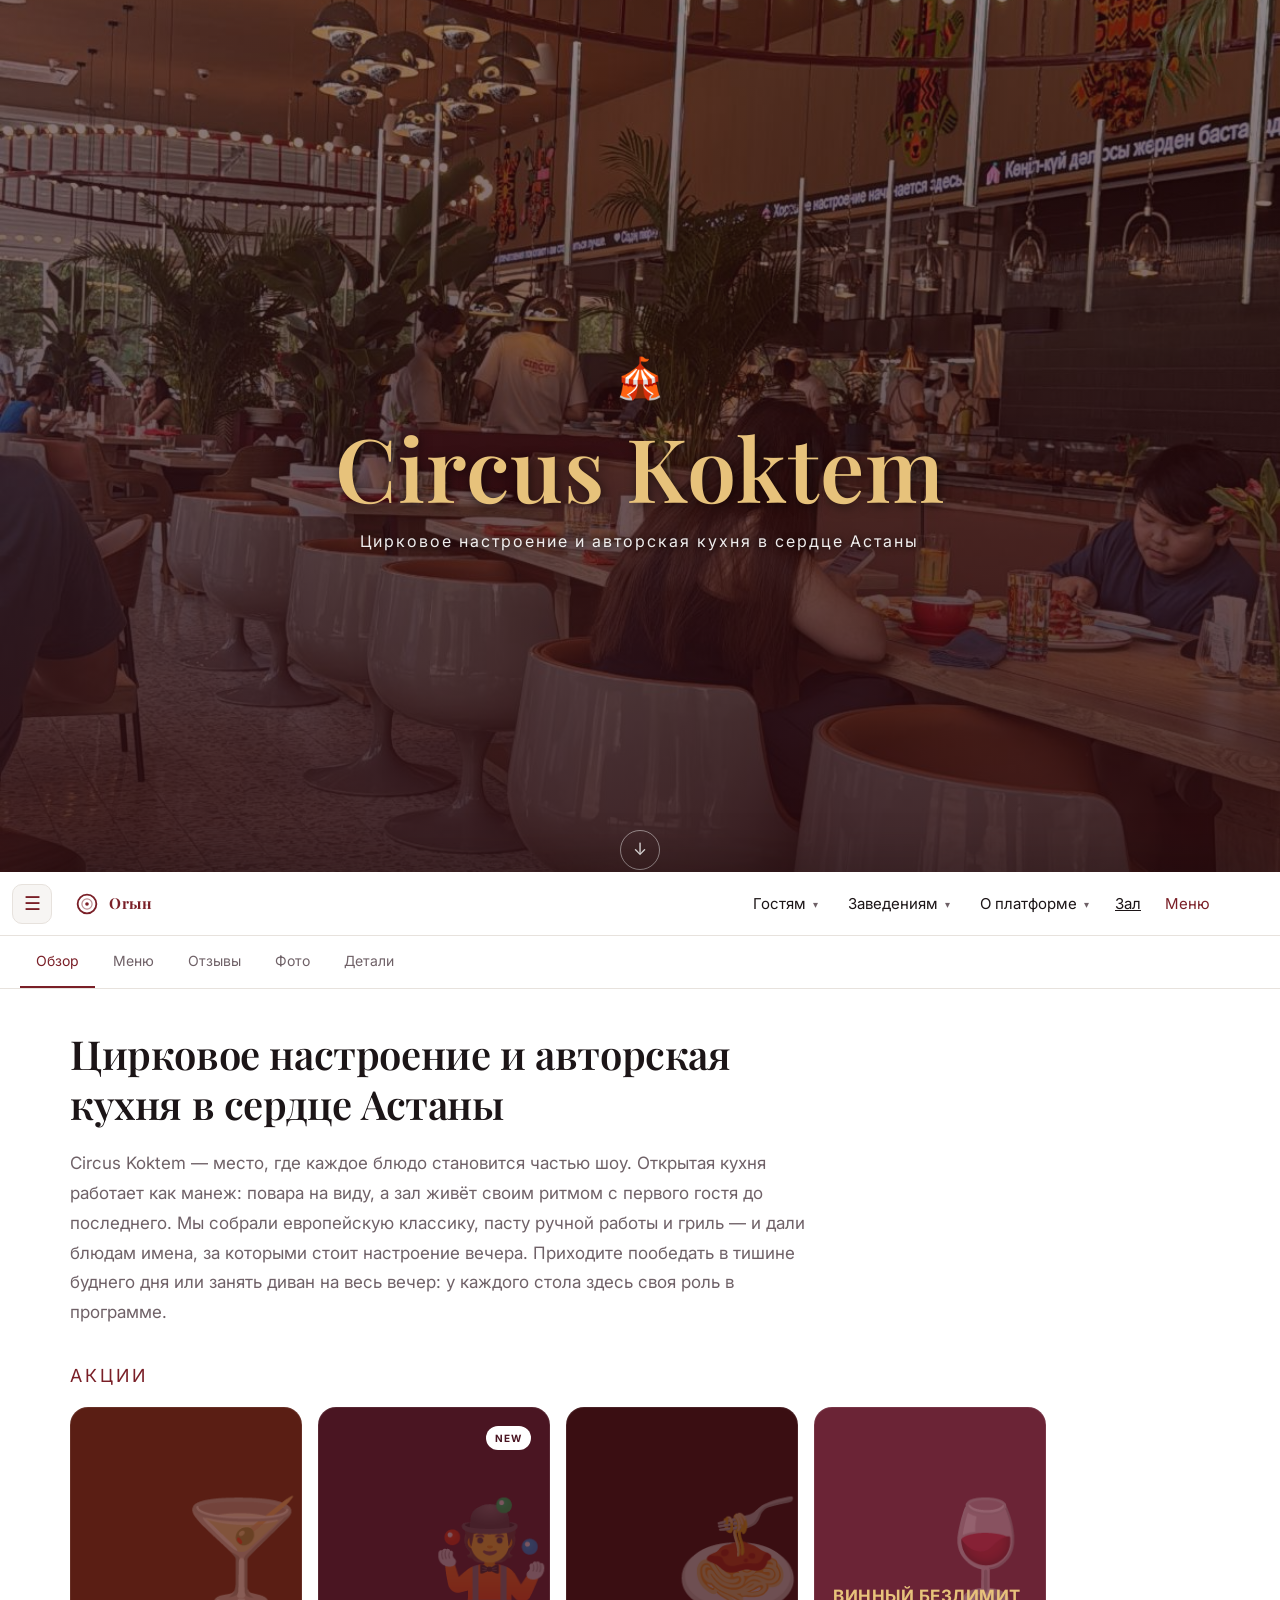
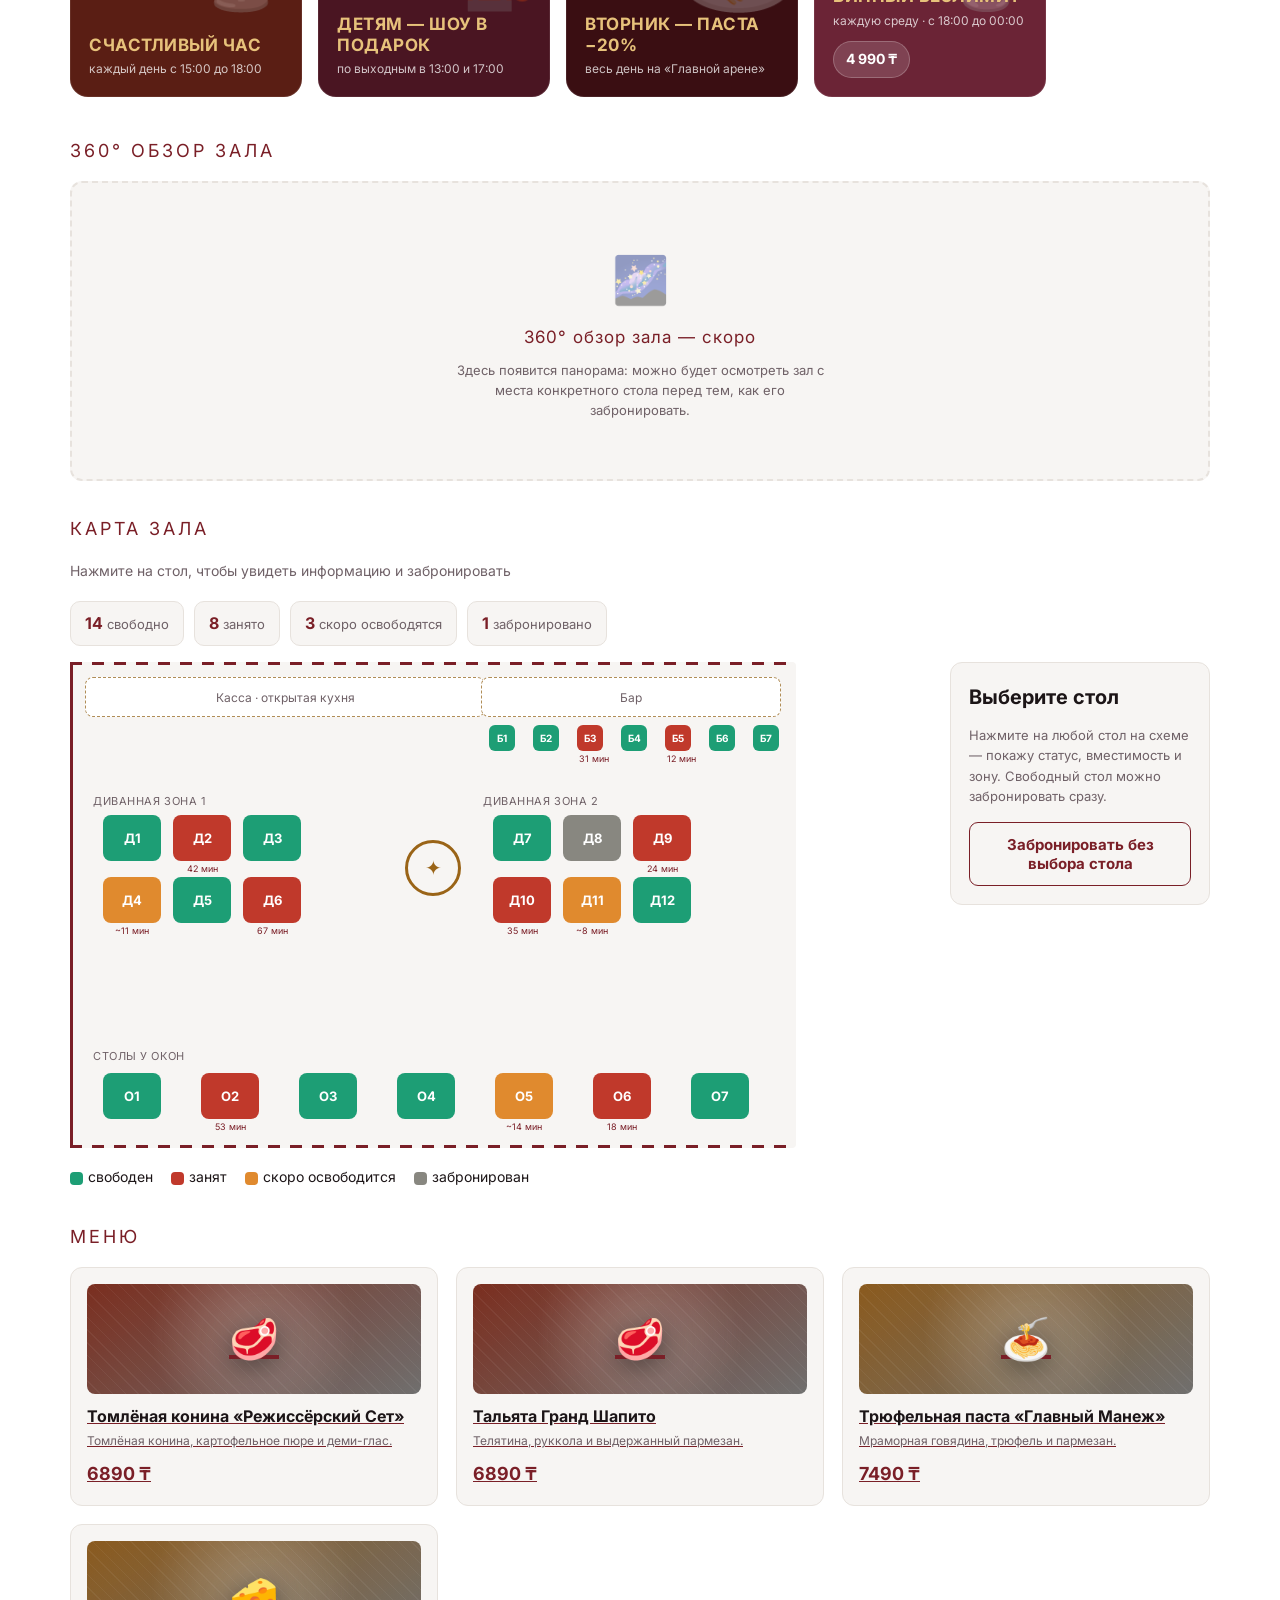
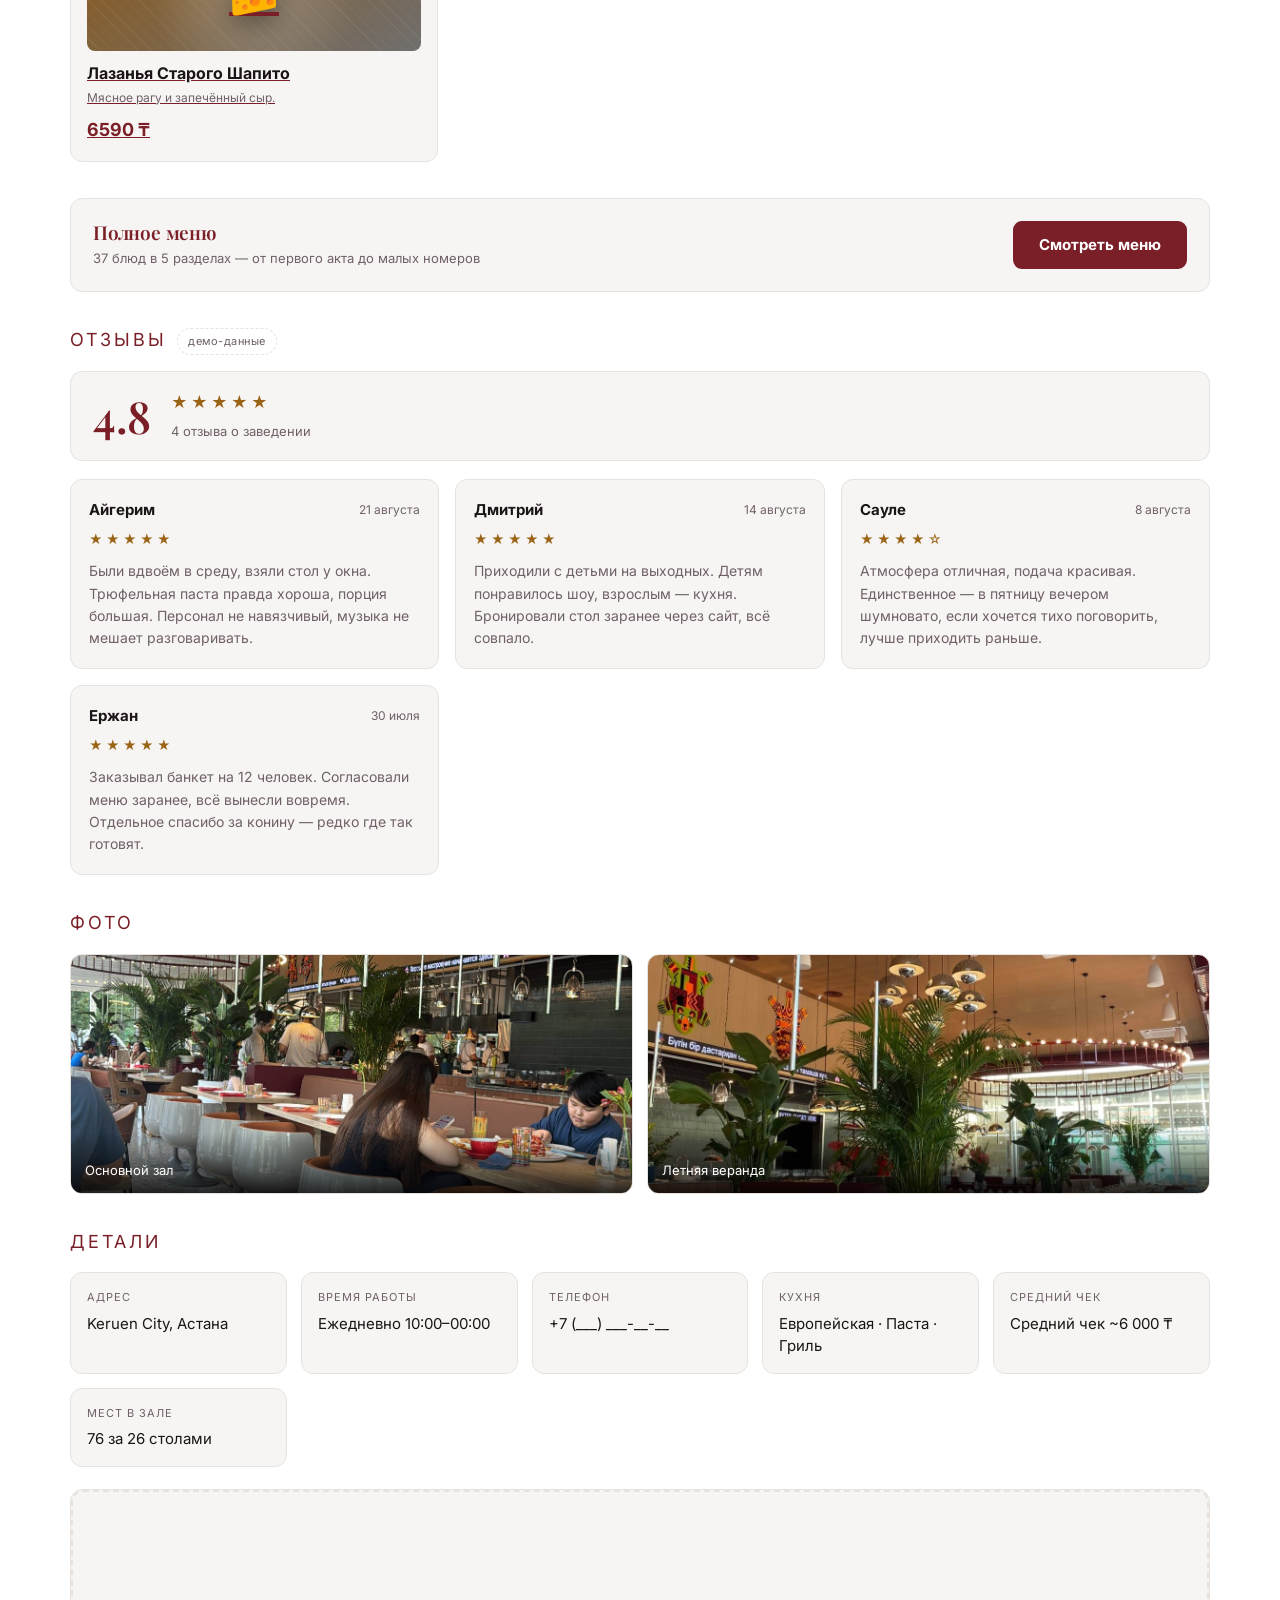
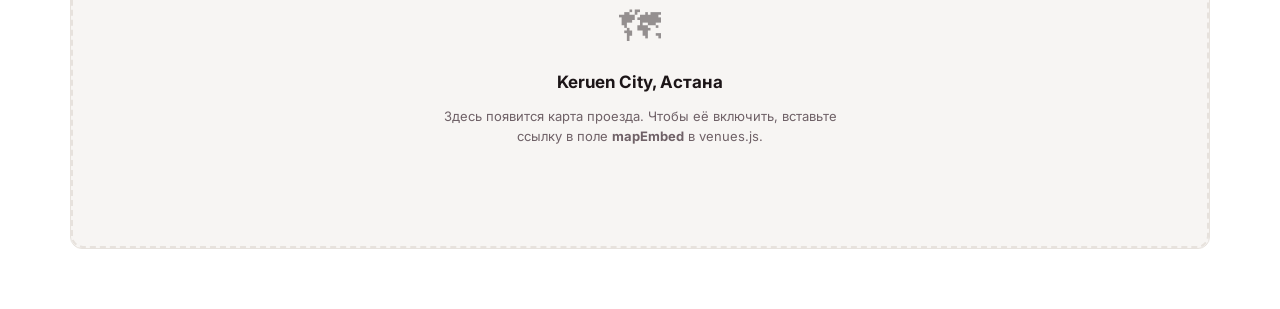
<file: venue.html>
<!DOCTYPE html>
<html lang="ru">
<head>
  <meta charset="UTF-8">
  <meta name="viewport" content="width=device-width, initial-scale=1.0">
  <title>Карта зала</title>
  <link rel="preconnect" href="https://fonts.googleapis.com">
  <link rel="preconnect" href="https://fonts.gstatic.com" crossorigin>
  <link rel="stylesheet" href="https://fonts.googleapis.com/css2?family=Playfair+Display:wght@500;600;700&family=Inter:wght@400;500;600;700&display=swap">
  <link rel="stylesheet" href="styles.css">
</head>
<body>

  <!-- Шапку, навигацию, боковое меню и модалку брони рисует app.js.
       Шапка во весь экран лежит отдельно — на неё наезжает блок ниже. -->
  <div id="hero"></div>

  <!-- Всё содержимое лежит в этой обёртке. Она непрозрачная и наезжает
       поверх фотографии при прокрутке — шапка остаётся на месте,
       а белый блок «наплывает» на неё. Эффект слоёв как у Apple.
       Навигация внутри обёртки: пока виден только фотоэкран, её не должно
       быть на фото — она выезжает вместе с содержимым. -->
  <div class="venue-scroll">

  <div id="nav"></div>

  <!-- Вкладки-навигация по разделам страницы -->
  <nav class="venue-tabs" id="venueTabs"></nav>

  <div class="page">

    <!-- ================= ОБЗОР ================= -->
    <div id="sec-overview" class="section-anchor">
      <div class="about-block" id="aboutBlock"></div>
    </div>

    <!-- Акции этого заведения -->
    <div id="promoBlock"></div>

    <!-- Панорама зала. Пока заглушка — место под будущий плеер 360. -->
    <div class="block-title">360° обзор зала</div>
    <div class="panorama-stub">
      <div class="icon">&#127756;</div>
      <div class="label">360° обзор зала — скоро</div>
      <div class="note">Здесь появится панорама: можно будет осмотреть зал с места
        конкретного стола перед тем, как его забронировать.</div>
    </div>

    <!-- Карта зала -->
    <div class="block-title">Карта зала</div>
    <div class="page-hint">Нажмите на стол, чтобы увидеть информацию и забронировать</div>

    <!-- Сводка: сколько столов в каком статусе -->
    <div class="hall-stats" id="hallStats"></div>

    <div class="layout">
      <div class="hall-wrap">
        <!-- .hall-view — окно, в котором схема сжимается на узком экране -->
        <div class="hall-view" id="hallView">
          <div class="hall" id="hall"></div>
        </div>
        <div class="legend" id="legend"></div>
      </div>

      <div class="panel" id="panel"></div>
    </div>

    <!-- ================= МЕНЮ ================= -->
    <div id="sec-menu" class="section-anchor">
      <div class="block-title">Меню</div>
      <div class="menu-grid" id="menuPreview"></div>

      <div class="menu-cta">
        <div>
          <div class="menu-cta-title">Полное меню</div>
          <div class="menu-cta-text" id="menuCtaText"></div>
        </div>
        <a class="btn" id="menuCtaLink">Смотреть меню</a>
      </div>
    </div>

    <!-- ================= ОТЗЫВЫ ================= -->
    <div id="sec-reviews" class="section-anchor">
      <div class="block-title">Отзывы<span class="demo-badge">демо-данные</span></div>
      <div id="reviewsHost"></div>
    </div>

    <!-- ================= ФОТО ================= -->
    <div id="sec-photos" class="section-anchor">
      <div class="block-title">Фото</div>
      <div class="photo-grid" id="photoGrid"></div>
    </div>

    <!-- ================= ДЕТАЛИ ================= -->
    <div id="sec-details" class="section-anchor">
      <div class="block-title">Детали</div>
      <div class="details-grid" id="detailsGrid"></div>
      <div class="map-frame" id="mapFrame"></div>
    </div>
  </div>

  </div><!-- /.venue-scroll -->

  <script src="venues.js"></script>
  <script src="app.js"></script>
  <script>
    /* ========================================================================
       СТРАНИЦА ЗАВЕДЕНИЯ — КАРТА ЗАЛА
       ------------------------------------------------------------------------
       Общее (шапка, навигация, боковое меню, бронь) берём из app.js.
       Здесь — только то, что есть на этой странице: рисование зала.
       ======================================================================== */

    var venue = initVenuePage('hall');   // одна строка собирает всю общую обвязку


    /* ------------------------------------------------------------------------
       0.1. СЛОГАН И ИСТОРИЯ
       ------------------------------------------------------------------------ */
    var about = venue.about || {};
    document.getElementById('aboutBlock').innerHTML =
      (about.tagline ? '<div class="about-tagline">' + esc(about.tagline) + '</div>' : '') +
      (about.story   ? '<div class="about-story">'   + esc(about.story)   + '</div>' : '');


    /* ------------------------------------------------------------------------
       0.15. ВКЛАДКИ-НАВИГАЦИЯ
       ------------------------------------------------------------------------
       Клик прокручивает к разделу. Активная вкладка подсвечивается сама,
       когда раздел доезжает до верха экрана — за этим следит
       IntersectionObserver, тот же механизм, что и у появления карточек.
       ------------------------------------------------------------------------ */
    var TABS = [
      { id: 'sec-overview', title: 'Обзор' },
      { id: 'sec-menu',     title: 'Меню' },
      { id: 'sec-reviews',  title: 'Отзывы' },
      { id: 'sec-photos',   title: 'Фото' },
      { id: 'sec-details',  title: 'Детали' }
    ];

    var tabsHost = document.getElementById('venueTabs');

    TABS.forEach(function (tab, index) {
      var link = document.createElement('a');
      link.href = '#' + tab.id;
      link.textContent = tab.title;
      link.dataset.target = tab.id;
      if (index === 0) link.className = 'active';

      link.addEventListener('click', function (e) {
        e.preventDefault();   // не даём адресу страницы обрасти якорем
        document.getElementById(tab.id).scrollIntoView({ behavior: 'smooth' });
        setActiveTab(tab.id); // подсвечиваем сразу, не дожидаясь прокрутки
      });

      tabsHost.appendChild(link);
    });

    function setActiveTab(id) {
      [].forEach.call(tabsHost.children, function (link) {
        link.classList.toggle('active', link.dataset.target === id);
      });
    }

    /* Какой раздел сейчас наверху.
       Считаем напрямую, а не через IntersectionObserver: тому нужна зона
       наблюдения в процентах от высоты окна, и на низком экране она
       схлопывается в ноль — подсветка просто перестаёт работать.
       Пять замеров на прокрутку стоят дёшево и ведут себя предсказуемо. */
    function updateActiveTab() {
      var line = 130;              // граница чуть ниже навигации и вкладок
      var current = TABS[0].id;

      TABS.forEach(function (tab) {
        var el = document.getElementById(tab.id);
        if (!el || el.offsetParent === null) return;   // скрытый раздел пропускаем
        if (el.getBoundingClientRect().top <= line) current = tab.id;
      });

      setActiveTab(current);
    }

    window.addEventListener('scroll', updateActiveTab, { passive: true });


    /* ------------------------------------------------------------------------
       0.2. МЕНЮ: превью и переход к полному
       ------------------------------------------------------------------------
       В превью показываем блюда из списка «Рекомендуем» — они уже отобраны
       вручную. Количество блюд и разделов считаем из данных, чтобы подпись
       не разошлась с реальным меню.
       ------------------------------------------------------------------------ */
    var dishCount = venue.menu.reduce(function (sum, section) {
      return sum + section.items.length;
    }, 0);

    document.getElementById('menuCtaText').textContent =
      dishCount + ' блюд в ' + venue.menu.length + ' разделах — от первого акта до малых номеров';
    document.getElementById('menuCtaLink').href = pageUrl('menu', venue.id);

    /* Ищем рекомендованные блюда по названию, попутно запоминая цвет раздела */
    var preview = [];
    venue.menu.forEach(function (section) {
      section.items.forEach(function (dish) {
        /* Блюда на стопе в превью не показываем — как и в «Рекомендуем» */
        if (!dish.stop && (venue.recommended || []).indexOf(dish.name) !== -1) {
          preview.push({ dish: dish, color: section.color });
        }
      });
    });

    var menuPreview = document.getElementById('menuPreview');
    preview.slice(0, 4).forEach(function (item) {
      var card = document.createElement('a');
      card.className = 'card';
      card.href = pageUrl('menu', venue.id);
      card.innerHTML =
        dishImageHtml(item.dish, item.color, 'in-card') +
        '<h3>' + esc(item.dish.name) + '</h3>' +
        '<div class="desc">' + esc(item.dish.compo) + '</div>' +
        '<div class="price">' + esc(item.dish.price) + '</div>';
      menuPreview.appendChild(card);
    });


    /* ------------------------------------------------------------------------
       0.17. ОТЗЫВЫ
       ------------------------------------------------------------------------
       Средний балл считаем из самих отзывов, а не храним отдельным полем —
       иначе однажды разойдётся с содержимым.
       ------------------------------------------------------------------------ */
    var reviews = venue.reviews || [];
    var reviewsHost = document.getElementById('reviewsHost');

    if (reviews.length === 0) {
      document.getElementById('sec-reviews').style.display = 'none';
    } else {
      var score = averageScore(reviews);

      var summary = '<div class="rating-summary">' +
          '<div class="rating-score">' + score + '</div>' +
          '<div>' + starsHtml(score) +
            '<div class="rating-count">' + reviews.length + ' отзыва о заведении</div>' +
          '</div>' +
        '</div>';

      var cards = reviews.map(function (r) {
        return '<div class="review-card">' +
            '<div class="review-head">' +
              '<span class="review-author">' + esc(r.author) + '</span>' +
              '<span class="review-date">' + esc(r.date) + '</span>' +
            '</div>' +
            starsHtml(r.score) +
            '<div class="review-text">' + esc(r.text) + '</div>' +
          '</div>';
      }).join('');

      reviewsHost.innerHTML = summary + '<div class="reviews-grid">' + cards + '</div>';
    }


    /* ------------------------------------------------------------------------
       0.18. ФОТО
       ------------------------------------------------------------------------ */
    var photos = venue.photos || [];
    var photoGrid = document.getElementById('photoGrid');

    if (photos.length === 0) {
      document.getElementById('sec-photos').style.display = 'none';
    } else {
      photos.forEach(function (photo) {
        var item = document.createElement('div');
        item.className = 'photo-item';
        item.style.backgroundImage = 'url(\'' + photo.src + '\')';
        item.innerHTML = photo.caption ? '<div class="cap">' + esc(photo.caption) + '</div>' : '';
        photoGrid.appendChild(item);
      });
    }


    /* ------------------------------------------------------------------------
       0.19. ДЕТАЛИ
       ------------------------------------------------------------------------
       Пустые поля пропускаем — блок не должен показывать прочерки.
       ------------------------------------------------------------------------ */
    var details = [
      { label: 'Адрес',        value: venue.contacts.address },
      { label: 'Время работы', value: venue.contacts.hours },
      { label: 'Телефон',      value: venue.contacts.phone },
      { label: 'Кухня',        value: venue.kitchen },
      { label: 'Средний чек',  value: venue.avgCheck },
      { label: 'Мест в зале',  value: venue.hall.tables.reduce(function (sum, t) {
          return sum + t.seats;
        }, 0) + ' за ' + venue.hall.tables.length + ' столами' }
    ];

    document.getElementById('detailsGrid').innerHTML = details
      .filter(function (d) { return d.value; })
      .map(function (d) {
        return '<div class="detail-item">' +
            '<div class="detail-label">' + esc(d.label) + '</div>' +
            '<div class="detail-value">' + esc(d.value) + '</div>' +
          '</div>';
      }).join('');


    /* ------------------------------------------------------------------------
       0.25. КАРТА «КАК ДОБРАТЬСЯ»
       ------------------------------------------------------------------------
       Есть ссылка на встроенную карту — показываем саму карту 2ГИС.
       Нет — аккуратную заглушку с адресом и кнопкой в 2ГИС, если она есть.
       Так блок выглядит законченным даже с незаполненными данными.
       ------------------------------------------------------------------------ */
    var contacts = venue.contacts || {};
    var mapFrame = document.getElementById('mapFrame');

    if (contacts.mapEmbed) {
      /* loading="lazy" — карта грузится, только когда до неё домотали.
         Без этого тяжёлый виджет тормозил бы открытие всей страницы. */
      mapFrame.innerHTML =
        '<iframe src="' + esc(contacts.mapEmbed) + '" ' +
                'title="Карта проезда — ' + esc(venue.name) + '" ' +
                'loading="lazy" referrerpolicy="no-referrer-when-downgrade" ' +
                'allowfullscreen></iframe>';
    } else {
      mapFrame.innerHTML =
        '<div class="map-stub">' +
          '<div class="icon">&#128506;</div>' +
          '<div class="addr">' + esc(contacts.address || venue.location) + '</div>' +
          '<div class="note">Здесь появится карта проезда. Чтобы её включить, ' +
            'вставьте ссылку в поле <b>mapEmbed</b> в venues.js.</div>' +
          (contacts.map2gis
            ? '<a class="btn" href="' + esc(contacts.map2gis) + '" target="_blank" rel="noopener">Открыть в 2ГИС</a>'
            : '') +
        '</div>';
    }


    /* ------------------------------------------------------------------------
       0.3. АКЦИИ ЭТОГО ЗАВЕДЕНИЯ
       ------------------------------------------------------------------------
       Тот же вид баннеров, что и на главной, но без пометки «чьё это» —
       мы уже внутри заведения. false как раз это и отключает.
       ------------------------------------------------------------------------ */
    var ownPromos = (venue.promos || []).map(function (promo) {
      return { promo: promo, venueId: venue.id };
    });

    if (ownPromos.length > 0) {
      var promoBlock = document.getElementById('promoBlock');
      promoBlock.innerHTML = '<div class="block-title">Акции</div>';
      renderPromos(promoBlock, ownPromos, false);
    }


    var hall     = document.getElementById('hall');
    var hallView = document.getElementById('hallView');
    var panel    = document.getElementById('panel');
    var selectedEl = null;               // подсвеченный сейчас стол


    /* ------------------------------------------------------------------------
       1. РАЗМЕР ЗАЛА
       ------------------------------------------------------------------------ */
    hall.style.width  = venue.hall.width + 'px';
    hall.style.height = venue.hall.height + 'px';

    /* Ставит элемент по координатам из данных.
       В данных может быть top или bottom, left или right — что указано, то и применяем. */
    function place(el, data) {
      ['top', 'bottom', 'left', 'right'].forEach(function (side) {
        if (data[side] !== undefined) el.style[side] = data[side] + 'px';
      });
    }


    /* ------------------------------------------------------------------------
       2. ДЕКОР: касса, бар, люстра
       ------------------------------------------------------------------------ */
    (venue.hall.decor || []).forEach(function (item) {
      var el = document.createElement('div');
      el.className = 'decor' + (item.shape === 'round' ? ' round' : '');
      if (item.width)  el.style.width  = item.width + 'px';
      if (item.height) el.style.height = item.height + 'px';
      place(el, item);
      el.textContent = item.text;
      hall.appendChild(el);
    });


    /* ------------------------------------------------------------------------
       3. ПОДПИСИ ЗОН
       ------------------------------------------------------------------------ */
    (venue.hall.zones || []).forEach(function (zone) {
      var el = document.createElement('div');
      el.className = 'zone-label';
      place(el, zone);
      el.textContent = zone.text;
      hall.appendChild(el);
    });


    /* ------------------------------------------------------------------------
       4. СТОЛЫ
       ------------------------------------------------------------------------ */
    venue.hall.tables.forEach(function (table) {
      var el = document.createElement('div');
      el.className = 'table ' + table.status + (table.type === 'seat' ? ' seat' : '');
      place(el, table);
      el.textContent = table.id;

      /* Таймер под занятым столом: сколько минут занят / через сколько освободится */
      if (table.minutes !== undefined) {
        var timer = document.createElement('div');
        timer.className = 'timer';
        timer.textContent = (table.status === 'soon' ? '~' : '') + table.minutes + ' мин';
        el.appendChild(timer);
      }

      el.addEventListener('click', function () { selectTable(table, el); });

      table._el = el;   // запоминаем элемент — пригодится для «найти похожий»
      hall.appendChild(el);
    });


    /* ------------------------------------------------------------------------
       5. ВЫБОР СТОЛА И ПАНЕЛЬ СПРАВА
       ------------------------------------------------------------------------ */
    function selectTable(table, el) {
      if (selectedEl) selectedEl.classList.remove('selected');
      el.classList.add('selected');
      selectedEl = el;

      var status = tableStatuses[table.status];

      /* Строка про таймер — своя для «занят» и для «скоро освободится» */
      var timeRow = '';
      if (table.minutes !== undefined) {
        timeRow = table.status === 'soon'
          ? '<div class="row">Освободится примерно через <b>' + table.minutes + ' мин</b></div>'
          : '<div class="row">Занят уже <b>' + table.minutes + ' мин</b></div>';
      }

      panel.innerHTML =
        '<h3>Стол ' + esc(table.id) + '</h3>' +
        '<div class="status-badge" style="background-color:' + status.color + '">' + status.label + '</div>' +
        '<div class="row">Мест: <b>' + table.seats + '</b></div>' +
        '<div class="row">Зона: <b>' + esc(table.view) + '</b></div>' +
        timeRow +
        '<button class="btn" id="tableAction"' + (table.status === 'reserved' ? ' disabled' : '') + '>' +
          status.action +
        '</button>';

      document.getElementById('tableAction').addEventListener('click', function () {
        if (status.can) {
          openBooking(table);        // свободен или скоро освободится → форма брони
        } else if (table.status === 'busy') {
          findSimilar(table);        // занят → предлагаем похожий свободный
        }
      });

      /* На телефоне панель находится под схемой — подкручиваем к ней,
         иначе после клика кажется, что ничего не произошло. */
      if (window.innerWidth <= 900) {
        panel.scrollIntoView({ behavior: 'smooth', block: 'nearest' });
      }
    }

    /* Ищем свободный стол: сначала в той же зоне с тем же числом мест,
       иначе — любой свободный, куда поместится столько же гостей. */
    function findSimilar(table) {
      var free = venue.hall.tables.filter(function (t) { return t.status === 'free'; });

      var match = free.filter(function (t) { return t.view === table.view && t.seats === table.seats; })[0]
               || free.filter(function (t) { return t.seats >= table.seats; })[0];

      if (!match) {
        panel.innerHTML = '<h3>Свободных столов нет</h3>' +
          '<div class="hint">Сейчас все столы заняты. Оставьте заявку — администратор предложит время.</div>' +
          '<button class="btn" style="margin-top:14px" onclick="openBooking(null)">Оставить заявку</button>';
        return;
      }

      selectTable(match, match._el);
      match._el.scrollIntoView({ behavior: 'smooth', block: 'nearest' });
    }


    /* ------------------------------------------------------------------------
       6. ЛЕГЕНДА И СВОДКА — строятся из tableStatuses, а не вручную
       ------------------------------------------------------------------------ */
    var legend = document.getElementById('legend');
    var stats  = document.getElementById('hallStats');

    Object.keys(tableStatuses).forEach(function (key) {
      var status = tableStatuses[key];

      legend.innerHTML += '<span><span class="dot ' + key + '"></span>' + status.label.toLowerCase() + '</span>';

      var count = venue.hall.tables.filter(function (t) { return t.status === key; }).length;
      stats.innerHTML += '<div class="stat"><b>' + count + '</b>' + status.plural + '</div>';
    });


    /* ------------------------------------------------------------------------
       7. АДАПТИВ: сжимаем схему целиком, если она не влезает в экран
       ------------------------------------------------------------------------
       Схема нарисована в пикселях (720×480). Вместо пересчёта координат под
       каждый экран мы сжимаем весь блок через transform: scale().
       Поэтому в venues.js координаты можно оставить как есть.
       ------------------------------------------------------------------------ */
    function fitHall() {
      /* offsetWidth — реальная ширина с рамкой; transform на неё не влияет */
      var scale = Math.min(1, hallView.clientWidth / hall.offsetWidth);
      hall.style.transform = 'scale(' + scale + ')';
      /* Схема сжалась, но место в потоке занимает прежнее — задаём высоту вручную */
      hallView.style.height = (hall.offsetHeight * scale) + 'px';
    }

    fitHall();
    window.addEventListener('resize', fitHall);


    /* ------------------------------------------------------------------------
       8. ПОДСКАЗКА В ПАНЕЛИ ДО ПЕРВОГО КЛИКА
       ------------------------------------------------------------------------ */
    panel.innerHTML =
      '<h3>Выберите стол</h3>' +
      '<div class="hint">Нажмите на любой стол на схеме — покажу статус, вместимость и зону. ' +
      'Свободный стол можно забронировать сразу.</div>' +
      '<button class="btn btn-ghost" style="margin-top:16px" onclick="openBooking(null)">Забронировать без выбора стола</button>';


    /* ------------------------------------------------------------------------
       9. ДОВОДКА ВКЛАДОК
       ------------------------------------------------------------------------
       Раздел мог скрыться сам (нет отзывов, нет фото) — тогда убираем и
       вкладку, чтобы она не вела в пустоту.
       ------------------------------------------------------------------------ */
    TABS.forEach(function (tab) {
      var section = document.getElementById(tab.id);
      var link = tabsHost.querySelector('[data-target="' + tab.id + '"]');
      if (section && link && section.style.display === 'none') link.style.display = 'none';
    });

    updateActiveTab();   // подсвечиваем нужную вкладку сразу при открытии
  </script>

</body>
</html>
</file>
<file: styles.css>
/* ============================================================================
   styles.css — ОБЩИЕ СТИЛИ ВСЕХ СТРАНИЦ
   ----------------------------------------------------------------------------
   Здесь нет ни одного цвета «прибитого гвоздями» — только переменные вида
   var(--accent). Настоящие цвета подставляет app.js из venue.theme, поэтому
   у нового заведения весь сайт перекрашивается сам.

   Разделы файла:
     1. Переменные и база          7. Главная афиша
     2. Шапка (hero)               8. Промо-баннеры
     3. Навигация и гамбургер      9. Карта зала
     4. Боковое меню              10. Меню
     5. Кнопки и формы            11. Адаптив (телефон и планшет)
     6. Модальные окна
   ============================================================================ */


/* ============================================================================
   1. ПЕРЕМЕННЫЕ И БАЗА
   ============================================================================ */

:root {
  /* Значения по умолчанию — тема Circus. app.js перезапишет их под заведение.
     Сайт светлый: белый фон, тёмный текст. Фирменный цвет заведения живёт
     в карточках, заголовках и кнопках. */
  --background: #FFFFFF;
  --surface: #FDF8F3;
  --border: #EADFD3;
  --accent: #7A1F27;        /* тёмный фирменный — для светлого фона */
  --accentLight: #E7C27B;   /* светлый фирменный — для тёмных плашек */
  --accent2: #9A6417;
  --onAccent: #FFFFFF;      /* текст на кнопках, залитых accent */
  --overlay: #2C0A0D;       /* затемнение фотографий — всегда тёмное */
  --text: #1C1517;
  --muted: #6F6167;
  --decor: #B08D57;

  /* Те же цвета в формате «R, G, B» — нужны для полупрозрачности:
     rgba(var(--overlay-rgb), 0.55). С обычным #hex так сделать нельзя. */
  --background-rgb: 255, 255, 255;
  --overlay-rgb: 44, 10, 13;
  --accent-rgb: 122, 31, 39;
  --surface-rgb: 253, 248, 243;
  --text-rgb: 28, 21, 23;

  /* Цвета статусов столов — app.js берёт их из tableStatuses */
  --st-free: #1D9E75;
  --st-busy: #C0392B;
  --st-soon: #E08A2E;
  --st-reserved: #888780;

  --radius: 12px;

  /* --- Шрифты ---------------------------------------------------------------
     Засечный только для крупных заголовков, рубленый — для всего остального.
     Так текст остаётся удобным, а страница выглядит дороже: премиальность
     даёт контраст двух гарнитур, а не обилие цветов.
     После названий шрифтов идут запасные — на случай, если Google Fonts
     не загрузились (нет интернета): вёрстка не поедет, сменится только
     начертание.
     -------------------------------------------------------------------------- */
  --font-head: 'Playfair Display', Georgia, 'Times New Roman', serif;
  --font-body: 'Inter', -apple-system, 'Segoe UI', Roboto, Arial, sans-serif;

  /* Говорим браузеру, что тема светлая: календарь и часы в форме брони
     нарисуются под светлый интерфейс. */
  color-scheme: light;
}

* { box-sizing: border-box; margin: 0; padding: 0; }

body {
  background-color: var(--background);
  color: var(--text);
  font-family: var(--font-body);
  line-height: 1.6;
  -webkit-text-size-adjust: 100%; /* телефон не увеличивает текст сам по себе */
}

/* --- Крупные заголовки: засечная гарнитура --------------------------------
   Размеры заданы через clamp(минимум, гибкая величина, максимум) — шрифт
   плавно тянется за шириной экрана, и отдельные правила под телефон
   больше не нужны.
   -------------------------------------------------------------------------- */
.hero h1,
.brand h1,
.section-head h2,
.section-title,
.about-tagline,
.owner-title,
.modal h2,
.venue-body h3,
.mini-name,
.rating-score,
.brandmark,
.side-title,
.footer-logo,
.menu-cta-title {
  font-family: var(--font-head);
  font-weight: 600;
  line-height: 1.15;
  letter-spacing: -0.01em;   /* засечный шрифт крупно смотрится плотнее */
}

/* Когда открыто боковое меню или модалка — страница под ними не прокручивается */
body.no-scroll { overflow: hidden; }

.page { max-width: 1180px; margin: 0 auto; padding: 30px 20px 60px; }
.page-hint { color: var(--muted); font-size: 14px; margin-bottom: 18px; }

/* --- Появление при прокрутке -----------------------------------------------
   Элемент с классом .reveal приглушён и чуть смещён вниз. Когда он попадает
   в середину экрана, скрипт добавляет .visible (см. initScrollReveal в app.js).

   Две тонкости, из-за которых это написано именно так:

   1. Смещение задаём свойством translate, а НЕ transform. transform уже занят
      подъёмом карточки при наведении — они затирали бы друг друга. Отдельное
      свойство translate складывается с transform, а не спорит с ним.

   2. Плавность (transition) объявлена НЕ здесь, а в стилях самих блоков.
      Одно правило transition целиком заменяет другое, поэтому утилита не
      должна его перехватывать — иначе сломается плавность наведения.
   -------------------------------------------------------------------------- */
/* 0.55, а не 0.3: на белом фоне приглушённый элемент почти исчезает,
   тогда как на тёмном 0.3 ещё оставляла его различимым. */
.reveal { opacity: 0.55; translate: 0 26px; }
.reveal.visible { opacity: 1; translate: 0 0; }

a { color: var(--accent); }


/* ============================================================================
   2. ШАПКА (hero) — фото с медленным зумом
   ============================================================================ */

.hero {
  position: relative;
  height: 300px;
  overflow: hidden;
  display: flex;
  flex-direction: column;
  align-items: center;
  justify-content: center;
  text-align: center;
  padding: 20px;
  border-bottom: 4px solid var(--accent);
}
/* Фото. Сам путь к картинке подставляет app.js из данных заведения. */
.hero-bg {
  position: absolute; inset: 0;
  background-size: cover;
  background-position: center;
  background-color: var(--surface); /* если фото не загрузилось — не белый провал */
  animation: zoom 20s ease-in-out infinite alternate;
  z-index: 0;
}
/* Затемнение поверх фото, чтобы текст читался.
   Берём --overlay, а не --background: фон сайта белый, и заливка им
   выбелила бы фотографию вместе с надписями. */
.hero-overlay {
  position: absolute; inset: 0;
  background: linear-gradient(rgba(var(--overlay-rgb), 0.5), rgba(var(--overlay-rgb), 0.85));
  z-index: 1;
}
.hero-content { position: relative; z-index: 2; }

@keyframes zoom { from { transform: scale(1); } to { transform: scale(1.15); } }

/* Надписи в шапке лежат на тёмном фото, поэтому берут светлый акцент,
   а не основной тёмный — иначе слились бы с затемнением. */
.hero-emoji { font-size: 40px; margin-bottom: 6px; }
.hero h1 {
  font-size: clamp(32px, 5.5vw, 58px);
  letter-spacing: 0.01em;
  color: var(--accentLight);
  text-shadow: 2px 2px 12px rgba(0, 0, 0, 0.55);
}
.hero-sub {
  margin-top: 12px;
  font-size: clamp(13px, 1.4vw, 16px);
  letter-spacing: 2px;
  color: rgba(255, 255, 255, 0.92);
  text-shadow: 1px 1px 6px rgba(0, 0, 0, 0.8);
}

/* Крупная шапка на странице заведения — «представление» ресторана.
   Стоит НИЖЕ правил .hero: специфичность у них одинаковая, поэтому
   выигрывает то, что записано последним. */
.hero-lg { height: 440px; }
.hero-lg h1 { font-size: clamp(38px, 7vw, 76px); }

/* --- Шапка во весь экран с наплывом содержимого ----------------------------
   position: sticky удерживает фото на месте, пока белый блок с содержимым
   наезжает на него сверху — эффект слоёв, как на apple.com. Всё на CSS,
   без обработчиков прокрутки: браузер делает это плавно сам.

   100svh, а не 100vh: на телефоне адресная строка то появляется, то
   исчезает, и 100vh дёргает высоту при каждой прокрутке.
   -------------------------------------------------------------------------- */
.hero-full {
  position: sticky;
  top: 0;
  z-index: 0;
  height: 100vh;
  height: 100svh;
  min-height: 500px;
  border-bottom: none;
}
.hero-full h1 { font-size: clamp(40px, 8vw, 88px); }
.hero-full .hero-sub { max-width: 620px; margin-left: auto; margin-right: auto; }

/* Блок, который наезжает на фотографию.
   z-index выше шапки + непрозрачный фон = содержимое перекрывает фото
   по мере прокрутки. Скруглённый верх усиливает ощущение слоя,
   который надвигается поверх. */
.venue-scroll {
  position: relative;
  z-index: 1;
  background: var(--background);
  border-radius: 28px 28px 0 0;
  margin-top: -28px;                    /* прячем скругление под низ фото */
  box-shadow: 0 -18px 46px rgba(0, 0, 0, 0.14);
}

/* Стрелка-подсказка внизу шапки */
.hero-scroll {
  position: absolute;
  left: 50%;
  bottom: 30px;
  transform: translateX(-50%);
  z-index: 2;
  width: 40px; height: 40px;
  border: 1px solid rgba(255, 255, 255, 0.45);
  border-radius: 50%;
  display: flex; align-items: center; justify-content: center;
  color: rgba(255, 255, 255, 0.85);
  font-size: 17px;
  animation: heroNudge 2.4s ease-in-out infinite;
}
@keyframes heroNudge {
  0%, 100% { transform: translateX(-50%) translateY(0); }
  50%      { transform: translateX(-50%) translateY(7px); }
}

/* Белый блок, который наезжает на фото */
.venue-body-wrap {
  position: relative;
  z-index: 1;
  margin-top: -32px;                      /* заходит на нижний край фото */
  background: var(--background);
  border-radius: 28px 28px 0 0;
  box-shadow: 0 -24px 60px rgba(0, 0, 0, 0.22);
}


/* ============================================================================
   3. НАВИГАЦИЯ И ГАМБУРГЕР
   ============================================================================ */

.nav {
  position: sticky;      /* прилипает к верху при прокрутке */
  top: 0;
  z-index: 60;
  background: var(--background);
  border-bottom: 1px solid var(--border);
  display: flex;
  align-items: center;
  justify-content: center;
  padding: 12px 58px;    /* отступ по бокам — под гамбургер */
  min-height: 54px;
}

/* Левый угол: гамбургер и знак бренда */
.nav-left {
  position: absolute;
  left: 12px;
  top: 50%;
  transform: translateY(-50%);
  display: flex;
  align-items: center;
  gap: 10px;
}

/* --- Знак бренда: логотип + название --- */
.brandmark {
  display: inline-flex;
  align-items: center;
  gap: 9px;
  color: var(--accent);
  text-decoration: none;
  font-size: 16px;
  font-weight: bold;
  letter-spacing: 1.5px;
  white-space: nowrap;
}
.brandmark:hover { filter: brightness(1.15); }
.brandmark .logo { width: 26px; height: 26px; flex-shrink: 0; }
/* Название рядом со знаком — засечное, чуть разреженное */
.brandmark span { letter-spacing: 0.04em; }
.nav a { color: var(--accent); text-decoration: none; margin: 0 12px; font-size: 15px; }
.nav a:hover { text-decoration: underline; }
.nav a.current { color: var(--text); text-decoration: underline; } /* текущая страница */

/* Кнопка ☰ — первая в левой группе */
.burger {
  width: 40px; height: 40px;
  flex-shrink: 0;
  background: var(--surface);
  border: 1px solid var(--border);
  border-radius: 10px;
  color: var(--accent);
  font-size: 19px;
  line-height: 1;
  cursor: pointer;
  font-family: inherit;
}
.burger:hover { border-color: var(--accent); }


/* ============================================================================
   4. БОКОВОЕ МЕНЮ
   ============================================================================ */

/* Затемнение всей страницы. visibility прячет его от кликов, когда закрыто. */
.side-backdrop {
  position: fixed; inset: 0;
  /* Затемнение слабее, чем у шторки: карточка небольшая, гасить весь
     экран незачем — но клик по фону по-прежнему закрывает меню. */
  background: rgba(0, 0, 0, 0.42);
  z-index: 90;
  opacity: 0;
  visibility: hidden;
  transition: opacity 0.25s ease, visibility 0.25s;
}
.side-backdrop.open { opacity: 1; visibility: visible; }

/* Сама панель — не шторка во всю высоту, а плавающая карточка, которая
   раскрывается под кнопкой ☰. Точные top/left/max-height ставит скрипт
   (positionSidebar в app.js): кнопка ездит вместе с липкой навигацией,
   поэтому привязать координаты намертво в CSS нельзя. */
.sidebar {
  position: fixed;
  top: 66px;
  left: 12px;
  width: 340px;
  max-width: calc(100vw - 28px);
  background: var(--surface);
  border: 1px solid var(--border);
  border-radius: 14px;
  box-shadow: 0 24px 60px rgba(0, 0, 0, 0.55);
  z-index: 100;
  overflow-y: auto;
  padding: 22px 22px 0;
  display: flex;
  flex-direction: column;

  /* Появляется всплытием, а не выездом сбоку */
  opacity: 0;
  visibility: hidden;
  transform: translateY(-8px) scale(0.98);
  transform-origin: top left;
  transition: opacity 0.18s ease, transform 0.18s ease, visibility 0.18s;
}
.sidebar.open { opacity: 1; visibility: visible; transform: none; }

/* --- Содержимое ------------------------------------------------------------
   Минималистичная подача: никаких рамок-кнопок и заголовков групп.
   Иерархию задаёт только типографика — жирное белое против тусклого серого.
   -------------------------------------------------------------------------- */

.side-close {
  position: absolute;
  top: 16px; right: 16px;
  width: 30px; height: 30px;
  background: transparent;
  border: none;
  color: var(--muted);
  font-size: 24px; line-height: 1;
  cursor: pointer;
  font-family: inherit;
}
.side-close:hover { color: var(--text); }

/* Название заведения — мелко и тускло: это подпись, а не заголовок */
.side-brand {
  color: var(--muted);
  font-size: 12px;
  letter-spacing: 1.5px;
  text-transform: uppercase;
  margin-bottom: 22px;
  padding-right: 34px;   /* не заезжает под крестик */
}

/* Разделы — просто крупный жирный текст, без плашек */
.side-nav { display: flex; flex-direction: column; gap: 3px; }
.side-nav a {
  color: var(--text);
  font-size: 19px;
  font-weight: bold;
  text-decoration: none;
  padding: 8px 0;
}
.side-nav a:hover { color: var(--accent); }

.side-sep { height: 1px; background: var(--border); margin: 22px 0; }

/* Контакты: главное — жирным, второстепенное — тусклым под ним */
.side-strong { color: var(--text); font-size: 15px; font-weight: bold; line-height: 1.4; }
.side-dim    { color: var(--muted); font-size: 13px; line-height: 1.5; margin-top: 3px; }

.side-phone {
  /* flex-start, а не inline-block: панель — колоночный flex, и без этого
     ссылка растянулась бы на всю ширину вместе с областью наведения */
  align-self: flex-start;
  margin-top: 18px;
  color: var(--text);
  font-size: 19px;
  font-weight: bold;
  text-decoration: none;
}
a.side-phone:hover { color: var(--accent); }

/* Соцсети — только иконки, без подписей, как на референсе */
.side-icons { display: flex; gap: 12px; margin-top: 18px; align-self: flex-start; }
.side-icons a {
  display: inline-flex;
  align-items: center;
  justify-content: center;
  width: 40px; height: 40px;
  border: 1px solid var(--border);
  border-radius: 10px;
  color: var(--text);
}
.side-icons a:hover { border-color: var(--accent); color: var(--accent); }
.side-icons svg { width: 21px; height: 21px; }

.side-link {
  align-self: flex-start;
  margin-top: 20px;
  color: var(--text);
  font-size: 14px;
  text-decoration: underline;
  text-underline-offset: 3px;
}
.side-link:hover { color: var(--accent); }

/* Нижний блок — как блок «Скачайте приложение» на референсе:
   прижат к низу, с другой подложкой, во всю ширину панели. */
.side-foot {
  margin: 24px -22px 0;      /* минус-поля — чтобы подложка шла во всю ширину карточки */
  padding: 18px 22px 20px;
  background: var(--background);
  border-top: 1px solid var(--border);
}
.side-foot-title { color: var(--accent); font-size: 16px; font-weight: bold; letter-spacing: 2px; }


/* ============================================================================
   5. КНОПКИ И ФОРМЫ
   ============================================================================ */

.btn {
  display: block;
  width: 100%;
  padding: 12px 16px;
  background: var(--accent);
  color: var(--onAccent);   /* белый текст на фирменной заливке */
  border: none;
  border-radius: 9px;
  font-size: 15px;
  font-weight: bold;
  font-family: inherit;
  text-align: center;
  text-decoration: none;
  cursor: pointer;
}
.btn:hover { filter: brightness(1.08); }
.btn:disabled { opacity: 0.4; cursor: not-allowed; filter: none; }

/* Прозрачная кнопка — для второстепенных действий */
.btn-ghost { background: transparent; color: var(--accent); border: 1px solid var(--accent); }
.btn-ghost:hover { background: rgba(var(--accent-rgb), 0.12); }

/* WhatsApp — фирменный зелёный, он не зависит от темы заведения */
.btn-wa { background: #25D366; color: #06210E; }

/* Поля формы */
.field { margin-bottom: 14px; }
.field label {
  display: block;
  color: var(--muted);
  font-size: 11px;
  letter-spacing: 1px;
  text-transform: uppercase;
  margin-bottom: 6px;
}
.field input,
.field select {
  width: 100%;
  padding: 11px 12px;
  background: var(--background);
  border: 1px solid var(--border);
  border-radius: 9px;
  color: var(--text);
  font-size: 15px;
  font-family: inherit;
}
.field input:focus,
.field select:focus { outline: none; border-color: var(--accent); }
.field input::placeholder { color: var(--muted); opacity: 0.7; }

/* Два поля в одну строку (дата + время) */
.row2 { display: grid; grid-template-columns: 1fr 1fr; gap: 12px; }

/* Красная подсказка об ошибке под формой */
.form-error { color: var(--st-busy); font-size: 13px; margin-bottom: 12px; min-height: 18px; }


/* ============================================================================
   6. МОДАЛЬНЫЕ ОКНА (общий каркас для блюда и для брони)
   ============================================================================ */

.overlay {
  display: none;
  position: fixed; inset: 0;
  background: rgba(0, 0, 0, 0.78);
  z-index: 110;
  align-items: center;
  justify-content: center;
  padding: 20px;
}
.overlay.open { display: flex; }

.modal {
  position: relative;
  background: var(--surface);
  border: 2px solid var(--accent);
  border-radius: 16px;
  width: 100%;
  max-width: 480px;
  max-height: 90vh;
  overflow-y: auto;
}
.modal-body { padding: 24px; }
.modal h2 { color: var(--accent); font-size: 22px; margin-bottom: 6px; line-height: 1.25; }
.modal p { color: var(--muted); font-size: 14px; line-height: 1.6; }

/* Картинка блюда в окне — см. .dish-img.in-modal в разделе «Меню» */
.modal-price { color: var(--text); font-size: 20px; font-weight: bold; margin-bottom: 16px; }
.modal-sub { color: var(--muted); font-size: 13px; margin-bottom: 18px; }

.block-label {
  color: var(--accent2);
  font-size: 12px;
  letter-spacing: 1px;
  text-transform: uppercase;
  margin: 16px 0 6px;
}

.close-btn {
  position: absolute;
  top: 12px; right: 14px;
  width: 34px; height: 34px;
  background: rgba(0, 0, 0, 0.5);
  color: var(--text);
  border: none;
  border-radius: 50%;
  font-size: 20px; line-height: 1;
  cursor: pointer;
  z-index: 2;
  font-family: inherit;
}
.close-btn:hover { background: var(--st-busy); }

/* Экран «Заявка принята» */
.done { text-align: center; padding: 34px 24px; }
.done .tick { font-size: 54px; margin-bottom: 12px; }
.done h2 { margin-bottom: 10px; }
.done .done-box {
  background: var(--background);
  border: 1px solid var(--border);
  border-radius: 10px;
  padding: 14px;
  margin: 18px 0;
  text-align: left;
  color: var(--text);
  font-size: 14px;
  line-height: 1.8;
}
.done .done-box b { color: var(--accent); }


/* ============================================================================
   7. ГЛАВНАЯ АФИША (index.html)
   ============================================================================ */

/* --- Декоративный фон -------------------------------------------------------
   Один блок на всю страницу: свечения по углам + точечная сетка.
   position: fixed — свечения остаются на месте при прокрутке.
   pointer-events: none — фон не перехватывает клики по карточкам.
   Всё чистым CSS, без картинок.
   -------------------------------------------------------------------------- */
/* Фон витрины теперь чисто белый — как у Apple. Точечная сетка, свечения
   и геометрические контуры убраны намеренно: на белом они читаются как
   грязь и отвлекают от фотографий заведений, а именно фото должно быть
   единственным ярким пятном на странице.
   Разметка .bg-decor оставлена в index.html — если понадобится вернуть
   фактуру, достаточно снять display: none. */
.bg-decor { display: none; }

/* Содержимое — поверх фона */
.brand, .section-head, .venues-grid, .promo-wrap { position: relative; z-index: 1; }

/* Обёртка ленты акций на главной — те же поля, что у сетки заведений */
.promo-wrap {
  max-width: 1040px;
  margin: 0 auto;
  padding: 0 20px 70px;
  transition: opacity 0.6s ease, translate 0.6s ease;  /* для .reveal */
}

/* Общая обёртка для блоков главной: подборки, статьи, поиск */
.wrap { position: relative; z-index: 1; max-width: 1040px; margin: 0 auto; padding: 0 20px 40px; }

/* --- Шапка бренда --- */
.topbar {
  position: sticky;
  top: 0;
  z-index: 60;
  display: flex;
  align-items: center;
  padding: 13px 20px;
  background: rgba(var(--background-rgb), 0.88);
  backdrop-filter: blur(12px);
  border-bottom: 1px solid var(--border);
}

/* --- Мега-меню в шапке -----------------------------------------------------
   Панель раскрывается под пунктом. Открытие на CSS через :hover по всему
   пункту — панель лежит внутри него, поэтому наведение не теряется.
   Клик обрабатывает wireMegaMenu: на сенсорных экранах наведения нет.
   -------------------------------------------------------------------------- */
.nav-menu { display: flex; align-items: center; gap: 2px; margin-left: auto; }
.nav-item { position: relative; }

.nav-trigger {
  display: inline-flex;
  align-items: center;
  gap: 7px;
  padding: 10px 14px;
  background: transparent;
  border: none;
  border-radius: 9px;
  color: var(--text);
  font-family: inherit;
  font-size: 15px;
  cursor: pointer;
}
.nav-trigger:hover { background: rgba(var(--text-rgb), 0.05); }
.nav-trigger .chev { font-size: 10px; color: var(--muted); transition: transform 0.2s; }
.nav-item:hover .chev, .nav-item.open .chev { transform: rotate(180deg); }

/* Панель раскрывается во всю ширину экрана — как на apple.com.
   Работает это так: у .nav-item убран position: relative, поэтому
   абсолютная .mega отсчитывается от .topbar (он sticky, а значит
   позиционированный) и растягивается от края до края. */
.nav-item { position: static; }

.mega {
  position: absolute;
  top: 100%;
  left: 0;
  right: 0;
  z-index: 70;
  background: var(--background);
  border-bottom: 1px solid var(--border);
  box-shadow: 0 12px 30px rgba(0, 0, 0, 0.06);
  visibility: hidden;
  opacity: 0;
  transform: translateY(-10px);
  transition: opacity 0.22s ease, transform 0.22s ease, visibility 0.22s;
}
.nav-item:hover .mega,
.nav-item.open .mega { visibility: visible; opacity: 1; transform: none; }

.mega-inner {
  max-width: 1100px;
  margin: 0 auto;
  padding: 36px 20px 48px;
  display: flex;
  gap: 72px;
}
.mega-col { min-width: 0; }

/* Серый заголовок категории — мелкий и неброский, как у Apple */
.mega-title {
  margin-bottom: 16px;
  color: var(--muted);
  font-size: 12px;
  font-weight: 400;
  letter-spacing: 0;
}

.mega-item {
  display: block;
  padding: 5px 0;
  color: var(--text);
  font-size: 14px;
  text-decoration: none;
}
.mega-item:hover { color: var(--accent2); }

/* Первая колонка — крупные ссылки, они задают иерархию вместо иконок */
.mega-col.large .mega-item {
  padding: 7px 0;
  font-size: 25px;
  font-weight: 600;
  letter-spacing: -0.015em;
  line-height: 1.25;
}

/* Кнопка-бургер в шапке главной: видна только на узком экране */
.topbar-burger {
  display: none;
  width: 40px; height: 40px;
  margin-left: auto;
  background: var(--surface);
  border: 1px solid var(--border);
  border-radius: 10px;
  color: var(--text);
  font-size: 18px;
  font-family: inherit;
  cursor: pointer;
}

/* --- Поиск заведений --- */
.search-wrap { position: relative; z-index: 1; max-width: 1040px; margin: 0 auto 26px; padding: 0 20px; }
.search-box { position: relative; }
.search-box input {
  width: 100%;
  padding: 15px 18px 15px 46px;
  background: var(--surface);
  border: 1px solid var(--border);
  border-radius: 12px;
  color: var(--text);
  font-size: 15px;
  font-family: inherit;
}
.search-box input:focus { outline: none; border-color: var(--accent2); }
.search-box input::placeholder { color: var(--muted); }
.search-icon {
  position: absolute; left: 17px; top: 50%; transform: translateY(-50%);
  color: var(--muted); font-size: 15px; pointer-events: none;
}
.search-empty { color: var(--muted); text-align: center; padding: 34px 0; font-size: 14px; line-height: 1.6; }

/* --- Подборки «Популярное» и «Новое» — компактные карточки лентой --- */
.top-strip { display: flex; gap: 16px; overflow-x: auto; padding-bottom: 6px; scrollbar-width: none; }
.top-strip::-webkit-scrollbar { display: none; }

.mini-card {
  flex-shrink: 0;
  width: 240px;
  background: var(--surface);
  border: 1px solid var(--border);
  border-radius: 14px;
  overflow: hidden;
  text-decoration: none;
  color: inherit;
  transition: transform 0.15s, border-color 0.15s;
}
.mini-card:hover { transform: translateY(-4px); border-color: var(--venue-accent, var(--accent)); }
.mini-cover { position: relative; height: 120px; background-size: cover; background-position: center; }
.mini-cover::after {
  content: '';
  position: absolute; inset: 0;
  background: linear-gradient(
    rgba(var(--venue-overlay-rgb, var(--overlay-rgb)), 0.1),
    rgba(var(--venue-overlay-rgb, var(--overlay-rgb)), 0.9));
}
.mini-body { padding: 12px 14px 14px; }
.mini-name { color: var(--venue-accent, var(--accent)); font-size: 16px; font-weight: bold; margin-bottom: 3px; }
.mini-meta { color: var(--muted); font-size: 12px; }
.mini-rating { color: var(--text); font-size: 12px; margin-top: 8px; }

/* --- Статьи и новости --- */
.articles-grid { display: grid; grid-template-columns: repeat(auto-fill, minmax(238px, 1fr)); gap: 18px; }
.article-card {
  display: flex;
  flex-direction: column;
  padding: 18px;
  background: var(--surface);
  border: 1px solid var(--border);
  border-radius: 14px;
  text-decoration: none;
  transition: transform 0.15s, border-color 0.15s;
}
.article-card:hover { transform: translateY(-4px); border-color: var(--accent); }
.article-top { display: flex; justify-content: space-between; align-items: center; margin-bottom: 14px; }
.article-tag {
  background: var(--background);
  border: 1px solid var(--border);
  color: var(--accent2);
  font-size: 11px;
  padding: 4px 10px;
  border-radius: 20px;
}
.article-emoji { font-size: 26px; }
.article-card h3 { color: var(--text); font-size: 16px; line-height: 1.35; margin-bottom: 8px; }
.article-excerpt { color: var(--muted); font-size: 13px; line-height: 1.55; flex: 1; margin-bottom: 12px; }
.article-date { color: var(--muted); font-size: 11px; }

/* --- «Свяжитесь с нами»: три карточки --------------------------------------
   Светлые, с тонкой рамкой и иконкой в кружке. Одна из трёх — главная,
   у неё изумрудная кнопка: привлечение заведений важнее остальных двух.
   -------------------------------------------------------------------------- */
.contact-grid {
  display: grid;
  grid-template-columns: repeat(auto-fit, minmax(260px, 1fr));
  gap: 18px;
}
.contact-card {
  display: flex;
  flex-direction: column;
  padding: 30px 26px 26px;
  background: var(--surface);
  border: 1px solid var(--border);
  border-radius: 18px;
  transition: transform 0.16s, box-shadow 0.16s;
}
.contact-card:hover { transform: translateY(-4px); box-shadow: 0 14px 34px rgba(0, 0, 0, 0.07); }

.contact-icon {
  width: 52px; height: 52px;
  display: flex; align-items: center; justify-content: center;
  margin-bottom: 18px;
  background: var(--background);
  border: 1px solid var(--border);
  border-radius: 50%;
  font-size: 23px;
}
.contact-card h3 { font-family: var(--font-head); font-size: 22px; font-weight: 600; color: var(--accent); margin-bottom: 10px; }
.contact-card p { color: var(--muted); font-size: 14px; line-height: 1.6; flex: 1; margin-bottom: 20px; }
.contact-card .btn { width: auto; align-self: flex-start; padding: 12px 22px; font-size: 14px; }

/* Честная пометка на блоках, где данные ещё демонстрационные */
.demo-badge {
  display: inline-block;
  margin-left: 10px;
  padding: 4px 10px;
  background: var(--background);
  border: 1px dashed var(--border);
  border-radius: 20px;
  color: var(--muted);
  font-size: 11px;
  letter-spacing: 0.5px;
  text-transform: none;
  vertical-align: middle;
}

/* --- Первый экран главной: текст слева, знак справа -------------------------
   Две колонки держат композицию: пустая правая половина смотрелась бы
   незаконченной. На телефоне колонки складываются в одну.
   -------------------------------------------------------------------------- */
.hero-home {
  position: relative;
  z-index: 1;
  max-width: 1120px;
  margin: 0 auto;
  padding: 64px 20px 56px;
  display: grid;
  grid-template-columns: 1.05fr 0.95fr;
  gap: 48px;
  align-items: center;
}

.hero-title {
  font-family: var(--font-head);
  font-weight: 600;
  font-size: clamp(34px, 5.2vw, 62px);
  line-height: 1.1;
  letter-spacing: -0.02em;
  color: var(--accent);
}
/* Ключевые слова — единственным цветом действия */
.hero-title em { font-style: normal; color: var(--accent2); }

.hero-lead {
  margin-top: 22px;
  max-width: 460px;
  font-size: clamp(15px, 1.7vw, 19px);
  line-height: 1.6;
  color: var(--muted);
}

.hero-actions { display: flex; flex-wrap: wrap; gap: 12px; margin-top: 32px; }
.hero-actions .btn { width: auto; padding: 15px 30px; font-size: 16px; }

/* Главная кнопка — изумруд, вторичная — контур */
.btn-action { background: var(--accent2); color: #FFFFFF; }
.btn-action:hover { filter: brightness(1.12); }

/* Правая половина: крупный знак с мягким свечением в тон акценту */
.hero-visual {
  position: relative;
  display: flex;
  align-items: center;
  justify-content: center;
  min-height: 320px;
  color: var(--accent);
}
.hero-visual::before {
  content: '';
  position: absolute;
  width: 78%;
  aspect-ratio: 1;
  border-radius: 50%;
  background: radial-gradient(circle, rgba(var(--accent2-rgb), 0.10), transparent 68%);
}
.hero-visual svg { position: relative; width: min(340px, 78%); height: auto; }

/* --- Каскад появления -------------------------------------------------------
   fill-mode both — элемент скрыт до начала своей анимации и остаётся
   в конечном виде после. Без него он мигнул бы до запуска.
   Анимация проигрывается один раз при загрузке.
   -------------------------------------------------------------------------- */
@keyframes heroDrop  { from { opacity: 0; transform: translateY(-26px); } to { opacity: 1; transform: none; } }
@keyframes heroSlide { from { opacity: 0; transform: translateX(-30px); } to { opacity: 1; transform: none; } }
@keyframes heroRise  { from { opacity: 0; transform: translateY(16px); }  to { opacity: 1; transform: none; } }
@keyframes heroFade  { from { opacity: 0; transform: scale(0.94); }       to { opacity: 1; transform: none; } }

.hero-title   { animation: heroDrop  0.65s cubic-bezier(0.2, 0.7, 0.2, 1) both; }
.hero-lead    { animation: heroSlide 0.6s  cubic-bezier(0.2, 0.7, 0.2, 1) 0.18s both; }
.hero-actions { animation: heroRise  0.55s cubic-bezier(0.2, 0.7, 0.2, 1) 0.34s both; }
.hero-visual  { animation: heroFade  0.9s  cubic-bezier(0.2, 0.7, 0.2, 1) 0.1s both; }

.brand { text-align: center; padding: 78px 20px 40px; }
.brand h1 { font-size: clamp(34px, 6vw, 68px); letter-spacing: -0.015em; color: var(--accent); }
.brand .brand-tagline { color: var(--text); letter-spacing: 3px; margin-top: 10px; font-size: 15px; }
.brand .brand-desc { color: var(--muted); font-size: clamp(14px, 1.5vw, 17px); margin: 20px auto 0; max-width: 520px; }

.section-head { max-width: 1040px; margin: 30px auto 16px; padding: 0 20px; }
.section-head h2 { color: var(--accent); font-size: 18px; letter-spacing: 3px; text-transform: uppercase; }

/* --- Витрина заведений в духе «Compare AirPods models» ----------------------
   Никаких рамок, теней и цветных плашек: колонки просто стоят на белом,
   разделённые тонкой линией снизу. Единственное яркое пятно — фотография
   заведения. Фирменный цвет проявляется точечно: название и кнопка.
   -------------------------------------------------------------------------- */
.venues-grid {
  max-width: 1100px;
  margin: 0 auto;
  padding: 0 20px 24px;   /* снизу немного — дальше идёт блок акций */
  display: grid;
  grid-template-columns: repeat(auto-fit, minmax(250px, 1fr));
  gap: 0;                 /* вместо промежутков — разделители у колонок */
}
.venue-card {
  display: flex;
  flex-direction: column;
  align-items: center;
  text-align: center;
  padding: 8px 22px 30px;
  background: transparent;
  border: none;
  border-bottom: 1px solid var(--border);
  border-radius: 0;
  text-decoration: none;
  color: inherit;
  /* Последние два — для появления при прокрутке (класс .reveal).
     Держим их здесь, а не в .reveal: transition объявляется целиком,
     и утилита стёрла бы плавность наведения. */
  transition: opacity 0.6s ease, translate 0.6s ease;
}
/* --venue-accent, --venue-overlay-rgb и --venue-fg ставит index.html для карточки
   из venue.theme. Поэтому Circus на витрине золотой, а следующее заведение
   будет своего цвета — фон при этом остаётся нейтральным.
   Через запятую указан запасной цвет на случай, если переменной нет. */
/* Наведение поднимает только фотографию — сама колонка остаётся спокойной */
.venue-card:hover .venue-cover { transform: scale(1.02); }

.venue-cover {
  width: 100%;
  height: 210px;
  margin-bottom: 22px;
  border-radius: 14px;
  background-size: cover;
  background-position: center;
  background-color: var(--surface);
  transition: transform 0.35s cubic-bezier(0.2, 0.7, 0.2, 1);
}

.venue-body { display: flex; flex-direction: column; align-items: center; width: 100%; }
/* Название — единственное место, где на белом виден фирменный цвет заведения */
.venue-body h3 { color: var(--venue-accent, var(--accent)); font-size: 24px; letter-spacing: 0; margin-bottom: 6px; }
.venue-body .venue-place { color: var(--muted); font-size: 13px; margin-bottom: 12px; }
.venue-body .venue-about { color: var(--text); font-size: 14px; line-height: 1.55; margin-bottom: 16px; }

/* Средний чек подаётся как цена у Apple: отдельной строкой над кнопкой */
.venue-price { color: var(--text); font-size: 17px; margin-bottom: 16px; }

/* Живая строка «столы свободны» — под кнопкой, как «Learn more ›» у Apple */
.venue-free { display: inline-flex; align-items: center; gap: 7px; margin-top: 14px; color: var(--muted); font-size: 13px; }
.venue-free::before { content: ''; width: 7px; height: 7px; border-radius: 50%; background: var(--st-free); }

/* Кнопка в цвете заведения — второй и последний фирменный акцент */
.venue-card .btn { background: var(--venue-accent, var(--accent)); width: auto; padding: 11px 26px; font-size: 14px; }

.venue-tags { display: flex; flex-wrap: wrap; gap: 7px; margin-bottom: 15px; }
.tag {
  background: var(--background);
  border: 1px solid var(--border);
  color: var(--muted);
  font-size: 11px;
  padding: 5px 10px;
  border-radius: 20px;
}
/* Зелёная точка «столы свободны». Текст обычного цвета, а не зелёный:
   на белом фоне зелёный слишком светлый для мелкой надписи. */
.tag.live { color: var(--text); border-color: var(--st-free); }
.tag.live::before {
  content: '';
  display: inline-block;
  width: 7px; height: 7px;
  border-radius: 50%;
  background: var(--st-free);
  margin-right: 6px;
  vertical-align: middle;
}

/* Плитка-заглушка «скоро» для будущих заведений */
.venue-card.soon-card {
  justify-content: center;
  padding: 70px 24px;
  color: var(--muted);
  min-height: 300px;
}
.venue-card.soon-card .big { font-size: 30px; margin-bottom: 14px; opacity: 0.35; }
.venue-card.soon-card p { font-size: 13px; line-height: 1.6; }


/* --- Подвал сайта -----------------------------------------------------------
   Отделён тонкой линией сверху и чуть более светлой подложкой, чтобы
   отделиться от свечений на фоне главной.
   -------------------------------------------------------------------------- */
.site-footer {
  position: relative;
  z-index: 1;                                    /* поверх декоративного фона */
  margin-top: 20px;
  padding: 44px 20px 28px;
  border-top: 1px solid var(--border);
  background: rgba(var(--surface-rgb), 0.55);
}

/* auto-fit сам решает, сколько колонок поместится:
   на широком экране четыре, на телефоне одна. Отдельное правило не нужно. */
.footer-cols {
  max-width: 1040px;
  margin: 0 auto;
  display: grid;
  grid-template-columns: repeat(auto-fit, minmax(190px, 1fr));
  gap: 28px 30px;
}

.footer-col h4 {
  color: var(--text);
  font-size: 12px;
  letter-spacing: 1.5px;
  text-transform: uppercase;
  margin-bottom: 14px;
}
.footer-col a {
  display: block;
  padding: 6px 0;
  color: var(--muted);
  font-size: 14px;
  text-decoration: none;
}
.footer-col a:hover { color: var(--accent); }

/* Важная ссылка для рестораторов — рисуется кнопкой в холодном синем */
.footer-col a.primary {
  display: inline-block;
  margin-bottom: 8px;
  padding: 10px 15px;
  border: 1px solid var(--accent2);
  border-radius: 9px;
  color: var(--accent2);
  font-size: 13px;
  font-weight: bold;
}
.footer-col a.primary:hover { background: rgba(var(--accent2-rgb), 0.14); color: var(--accent2); }

/* Соцсети — плашками с иконкой */
.footer-social { display: flex; flex-wrap: wrap; gap: 8px; }
.footer-social a {
  display: inline-flex;
  align-items: center;
  gap: 7px;
  padding: 8px 12px;
  background: var(--background);
  border: 1px solid var(--border);
  border-radius: 9px;
  font-size: 13px;
}
.footer-social a:hover { border-color: var(--accent); color: var(--accent); }

/* Нижняя строка: копирайт слева, название платформы справа */
.footer-bottom {
  max-width: 1040px;
  margin: 34px auto 0;
  padding-top: 20px;
  border-top: 1px solid var(--border);
  display: flex;
  justify-content: space-between;
  align-items: center;
  gap: 14px;
  flex-wrap: wrap;
}
.footer-note { color: var(--muted); font-size: 12px; line-height: 1.5; }
.footer-logo { color: var(--accent); font-size: 20px; font-weight: bold; letter-spacing: 4px; }


/* ============================================================================
   8. ПРОМО-БАННЕРЫ
   ----------------------------------------------------------------------------
   Используются в двух местах: общая лента на главной и блок «Акции»
   на странице заведения. Цвета берутся из данных промо и из темы
   заведения — через переменные --promo-bg и --promo-fg, их ставит скрипт.
   ============================================================================ */

/* Заголовок блока внутри страницы заведения */
.block-title {
  color: var(--accent);
  font-size: 18px;
  letter-spacing: 3px;
  text-transform: uppercase;
  margin: 34px 0 16px;
}

/* Лента: на широком экране всё влезает, на узком — прокручивается вбок */
.promo-strip {
  display: flex;
  gap: 16px;
  overflow-x: auto;
  padding-bottom: 6px;
  scroll-snap-type: x proximity;
  -webkit-overflow-scrolling: touch;
}
.promo-strip::-webkit-scrollbar { display: none; }
.promo-strip { scrollbar-width: none; }

.promo-card {
  position: relative;
  flex-shrink: 0;
  width: 232px;
  min-height: 290px;
  scroll-snap-align: start;
  display: flex;
  flex-direction: column;
  padding: 18px;
  border-radius: 18px;
  overflow: hidden;
  cursor: pointer;
  text-decoration: none;
  background: var(--promo-bg, var(--surface));
  border: 1px solid rgba(255, 255, 255, 0.08);
  transition: transform 0.16s, box-shadow 0.16s;
}
.promo-card:hover {
  transform: translateY(-6px) scale(1.015);
  box-shadow: 0 16px 36px rgba(0, 0, 0, 0.5);
}

/* Верхняя строка: из какого заведения (только на главной) и метка NEW */
.promo-top { display: flex; justify-content: space-between; align-items: flex-start; gap: 8px; position: relative; z-index: 2; }

.promo-venue {
  font-size: 11px;
  letter-spacing: 0.5px;
  color: rgba(255, 255, 255, 0.72);
  background: rgba(0, 0, 0, 0.3);
  border-radius: 20px;
  padding: 4px 10px;
}
.promo-badge {
  font-size: 10px;
  font-weight: bold;
  letter-spacing: 1px;
  color: var(--promo-bg, #000);
  background: #FFFFFF;
  border-radius: 20px;
  padding: 4px 9px;
}

/* Эмодзи-заглушка вместо фото: крупно и приглушённо, как фоновая картинка */
.promo-emoji {
  position: absolute;
  right: -6px;
  top: 50%;
  transform: translateY(-50%);
  font-size: 104px;
  line-height: 1;
  opacity: 0.28;
  z-index: 1;
  pointer-events: none;
}

/* Текст прижат к низу карточки */
.promo-text { margin-top: auto; position: relative; z-index: 2; }
.promo-title {
  color: var(--promo-fg, #FFFFFF);
  font-size: 17px;
  font-weight: bold;
  line-height: 1.2;
  letter-spacing: 0.5px;
  margin-bottom: 6px;
}
.promo-subtitle { color: rgba(255, 255, 255, 0.75); font-size: 12px; line-height: 1.4; }

.promo-price {
  display: inline-block;
  margin-top: 12px;
  padding: 6px 12px;
  border-radius: 20px;
  background: rgba(255, 255, 255, 0.14);
  border: 1px solid rgba(255, 255, 255, 0.22);
  color: #FFFFFF;
  font-size: 14px;
  font-weight: bold;
  position: relative;
  z-index: 2;
}


/* ============================================================================
   9. КАРТА ЗАЛА И БЛОКИ СТРАНИЦЫ ЗАВЕДЕНИЯ (venue.html)
   ============================================================================ */

/* --- Вкладки-навигация по странице заведения -------------------------------
   Липнут под верхней навигацией (та высотой 54px). Клик прокручивает
   к разделу, активная вкладка подсвечивается при прокрутке.
   -------------------------------------------------------------------------- */
.venue-tabs {
  position: sticky;
  top: 54px;
  z-index: 55;
  display: flex;
  gap: 2px;
  padding: 0 20px;
  background: var(--background);
  border-bottom: 1px solid var(--border);
  overflow-x: auto;
  scrollbar-width: none;
}
.venue-tabs::-webkit-scrollbar { display: none; }
.venue-tabs a {
  padding: 14px 16px;
  color: var(--muted);
  font-size: 14px;
  text-decoration: none;
  white-space: nowrap;
  border-bottom: 2px solid transparent;
  transition: color 0.15s, border-color 0.15s;
}
.venue-tabs a:hover { color: var(--text); }
.venue-tabs a.active { color: var(--accent); border-bottom-color: var(--accent); }

/* Якоря разделов: 118px — это высота навигации плюс вкладок,
   иначе заголовок раздела уезжает под них при прокрутке. */
.section-anchor { scroll-margin-top: 118px; }

/* --- Галерея фото --- */
.photo-grid { display: grid; grid-template-columns: repeat(auto-fit, minmax(280px, 1fr)); gap: 14px; }
.photo-item {
  position: relative;
  height: 240px;
  border: 1px solid var(--border);
  border-radius: var(--radius);
  overflow: hidden;
  background-size: cover;
  background-position: center;
}
.photo-item .cap {
  position: absolute; left: 0; right: 0; bottom: 0;
  padding: 28px 14px 12px;
  color: #FFFFFF;
  font-size: 13px;
  background: linear-gradient(transparent, rgba(0, 0, 0, 0.8));
}

/* --- Отзывы --- */
.rating-summary {
  display: flex;
  align-items: center;
  gap: 20px;
  flex-wrap: wrap;
  padding: 18px 22px;
  margin-bottom: 18px;
  background: var(--surface);
  border: 1px solid var(--border);
  border-radius: var(--radius);
}
.rating-score { color: var(--accent); font-size: clamp(32px, 4vw, 44px); line-height: 1; }
.stars { color: var(--accent2); letter-spacing: 3px; }   /* бронза читается на белом */
.rating-count { color: var(--muted); font-size: 13px; margin-top: 5px; }

.reviews-grid { display: grid; grid-template-columns: repeat(auto-fill, minmax(300px, 1fr)); gap: 16px; }
.review-card {
  padding: 18px;
  background: var(--surface);
  border: 1px solid var(--border);
  border-radius: var(--radius);
}
.review-head { display: flex; justify-content: space-between; align-items: center; gap: 10px; margin-bottom: 4px; }
.review-author { color: var(--text); font-size: 15px; font-weight: bold; }
.review-date { color: var(--muted); font-size: 12px; }
.review-card .stars { font-size: 13px; }
.review-text { color: var(--muted); font-size: 14px; line-height: 1.6; margin-top: 9px; }

/* --- Детали: часы, кухня, средний чек --- */
.details-grid {
  display: grid;
  grid-template-columns: repeat(auto-fit, minmax(215px, 1fr));
  gap: 14px;
  margin-bottom: 22px;
}
.detail-item {
  padding: 16px;
  background: var(--surface);
  border: 1px solid var(--border);
  border-radius: var(--radius);
}
.detail-label { color: var(--muted); font-size: 11px; letter-spacing: 1px; text-transform: uppercase; margin-bottom: 6px; }
.detail-value { color: var(--text); font-size: 15px; line-height: 1.45; }

/* --- Слоган и история под шапкой --- */
.about-block { max-width: 760px; margin: 10px 0 6px; }
.about-tagline {
  color: var(--text);
  font-size: clamp(24px, 3.2vw, 40px);
  line-height: 1.25;
  margin-bottom: 20px;
}
.about-story { color: var(--muted); font-size: clamp(15px, 1.6vw, 17px); line-height: 1.75; }

/* --- Заглушка под будущий 360-обзор ---------------------------------------
   Место уже размечено, чтобы потом просто вставить сюда плеер панорамы,
   не трогая порядок блоков на странице.
   -------------------------------------------------------------------------- */
.panorama-stub {
  height: 300px;
  border: 2px dashed var(--border);
  border-radius: var(--radius);
  background: var(--surface);
  display: flex;
  flex-direction: column;
  align-items: center;
  justify-content: center;
  gap: 8px;
  text-align: center;
  padding: 20px;
}
.panorama-stub .icon { font-size: 46px; opacity: 0.45; }
.panorama-stub .label { color: var(--accent); font-size: 17px; letter-spacing: 1px; }
.panorama-stub .note { color: var(--muted); font-size: 13px; line-height: 1.55; max-width: 380px; }

/* --- Карта «как добраться» -------------------------------------------------
   Пока в данных нет ссылки на встроенную карту, на этом месте стоит
   заглушка с адресом. Появится ссылка — заглушка заменится картой.
   -------------------------------------------------------------------------- */
.map-frame {
  position: relative;
  height: 360px;
  border: 1px solid var(--border);
  border-radius: var(--radius);
  overflow: hidden;               /* карта не вылезает за скругление */
  background: var(--surface);
}
.map-frame iframe { display: block; width: 100%; height: 100%; border: 0; }

.map-stub {
  height: 100%;
  display: flex;
  flex-direction: column;
  align-items: center;
  justify-content: center;
  gap: 10px;
  padding: 22px;
  text-align: center;
  border: 2px dashed var(--border);
  border-radius: var(--radius);
}
.map-stub .icon { font-size: 42px; opacity: 0.45; }
.map-stub .addr { color: var(--text); font-size: 17px; font-weight: bold; }
.map-stub .note { color: var(--muted); font-size: 13px; line-height: 1.55; max-width: 400px; }
.map-stub .btn { width: auto; padding: 11px 22px; margin-top: 6px; }

/* --- Переход в меню внизу страницы --- */
.menu-cta {
  display: flex;
  align-items: center;
  justify-content: space-between;
  gap: 22px;
  margin-top: 36px;
  padding: 22px;
  background: var(--surface);
  border: 1px solid var(--border);
  border-radius: var(--radius);
}
.menu-cta-title { color: var(--accent); font-size: 19px; margin-bottom: 5px; }
.menu-cta-text { color: var(--muted); font-size: 13px; line-height: 1.5; }
.menu-cta .btn { width: auto; flex-shrink: 0; padding: 12px 26px; }

.layout { display: flex; gap: 26px; align-items: flex-start; }

/* Колонка со схемой и легендой */
.hall-wrap { flex: 1; min-width: 0; }

/* Окно, внутри которого схема сжимается на узком экране (см. fitHall в venue.html).
   Благодаря этому координаты столов в venues.js остаются в пикселях. */
.hall-view { width: 100%; overflow: hidden; }

.hall {
  position: relative;
  /* content-box: ширина 720px — это внутренняя площадь зала, без учёта рамки.
     Тогда координаты столов из данных ложатся ровно, без смещения на рамку. */
  box-sizing: content-box;
  transform-origin: top left;   /* сжимаем от левого верхнего угла */
  background-color: var(--surface);
  border: 3px solid transparent;
  /* Панорамные окна: золотой пунктир по периметру */
  border-image: repeating-linear-gradient(90deg, var(--accent) 0 12px, transparent 12px 22px) 3;
  border-radius: 4px;
}

/* Декор: касса, бар, люстра */
.decor {
  position: absolute;
  background: var(--background);
  border: 1px dashed var(--decor);
  border-radius: 8px;
  display: flex; align-items: center; justify-content: center;
  color: var(--muted);
  font-size: 12px;
  text-align: center;
}
.decor.round {
  background: transparent;
  border: 3px solid var(--accent2);
  border-radius: 50%;
  color: var(--accent2);
  font-size: 20px;
}

.zone-label { position: absolute; font-size: 11px; color: var(--muted); letter-spacing: 0.05em; }

/* Стол */
.table {
  position: absolute;
  width: 58px; height: 46px;
  border-radius: 8px;
  display: flex; align-items: center; justify-content: center;
  font-size: 13px; font-weight: bold;
  color: #FFFFFF;
  cursor: pointer;
  border: 2px solid transparent;
  transition: transform 0.1s;
}
.table:hover { transform: scale(1.08); }
.table.selected { border-color: var(--accent); box-shadow: 0 0 0 3px rgba(var(--accent-rgb), 0.4); }
/* Барный стул — маленький квадратик */
.table.seat { width: 26px; height: 26px; font-size: 10px; border-radius: 6px; }

/* Цвета статусов (значения приходят из tableStatuses в venues.js) */
.free     { background-color: var(--st-free); }
.busy     { background-color: var(--st-busy); }
.soon     { background-color: var(--st-soon); }
.reserved { background-color: var(--st-reserved); }

/* Таймер под столом */
.timer {
  position: absolute;
  bottom: -17px; left: 0; right: 0;
  text-align: center;
  font-size: 9px; font-weight: normal;
  color: var(--accent);
  white-space: nowrap;
}

.legend { display: flex; gap: 18px; margin-top: 18px; font-size: 14px; flex-wrap: wrap; }
.dot { display: inline-block; width: 13px; height: 13px; border-radius: 4px; vertical-align: middle; margin-right: 5px; }

/* Панель справа от схемы */
.panel {
  width: 260px;
  flex-shrink: 0;
  background: var(--surface);
  border: 1px solid var(--border);
  border-radius: var(--radius);
  padding: 18px;
  min-height: 200px;
}
.panel h3 { color: var(--text); font-size: 20px; margin-bottom: 12px; }
.panel .row { color: var(--muted); font-size: 13px; margin-bottom: 8px; }
.panel .row b { color: var(--text); font-weight: normal; }
.hint { color: var(--muted); font-size: 13px; line-height: 1.55; }

.status-badge {
  display: inline-block;
  padding: 4px 11px;
  border-radius: 6px;
  font-size: 12px;
  color: #FFFFFF;
  margin-bottom: 12px;
}

/* Сводка «свободно N из M» над схемой */
.hall-stats { display: flex; gap: 10px; flex-wrap: wrap; margin-bottom: 16px; }
.stat {
  background: var(--surface);
  border: 1px solid var(--border);
  border-radius: 10px;
  padding: 9px 14px;
  font-size: 13px;
  color: var(--muted);
}
.stat b { color: var(--accent); font-size: 16px; margin-right: 4px; }


/* ============================================================================
   10. МЕНЮ (menu.html)
   ============================================================================ */

/* --- Блок «Рекомендуем»: плитки бесшовно едут влево --- */
.reco-wrap { max-width: 1100px; margin: 30px auto 0; padding: 0 20px; overflow: hidden; }
.reco-title { color: var(--accent); font-size: 22px; letter-spacing: 2px; margin-bottom: 14px; }
.reco-track-mask { overflow: hidden; }
/* Список продублирован в app.js дважды, поэтому сдвиг на -50% выглядит бесшовно */
.reco-track { display: flex; gap: 16px; width: max-content; animation: slide 30s linear infinite; }
.reco-track:hover { animation-play-state: paused; } /* при наведении останавливается */
@keyframes slide { from { transform: translateX(0); } to { transform: translateX(-50%); } }

.reco-card {
  width: 170px;
  flex-shrink: 0;
  background: var(--surface);
  border: 1px solid var(--border);
  border-radius: var(--radius);
  padding: 12px;
  cursor: pointer;
}
.reco-card:hover { border-color: var(--accent); }
/* --- Картинка блюда --------------------------------------------------------
   Один блок на три места: карточка, плитка «Рекомендуем», окно блюда.
   Различаются только размером — классы in-card / in-reco / in-modal.

   Пока фото нет, рисуем заглушку: градиент в цвете раздела, мягкое световое
   пятно и эмодзи с тенью. Появится фото — класс has-photo подменит фон,
   и всё остальное останется как есть.
   -------------------------------------------------------------------------- */
.dish-img {
  position: relative;
  overflow: hidden;
  border-radius: 8px;
  display: flex;
  align-items: center;
  justify-content: center;
  background:
    /* блик сверху, чтобы плашка не была плоской */
    radial-gradient(circle at 50% 38%, rgba(255, 255, 255, 0.12), transparent 58%),
    /* цвет раздела, уходящий в темноту снизу */
    linear-gradient(150deg, var(--dish-color, var(--decor)) 0%, rgba(0, 0, 0, 0.55) 100%);
  background-size: cover;
  background-position: center;
}

/* Тонкая диагональная штриховка — след от прежней полосатой заглушки,
   но почти незаметный: даёт фактуру, не споря с эмодзи. */
.dish-img::before {
  content: '';
  position: absolute; inset: 0;
  background-image: repeating-linear-gradient(45deg,
    rgba(255, 255, 255, 0.05) 0 1px, transparent 1px 9px);
}

/* Световое пятно под эмодзи */
.dish-img::after {
  content: '';
  position: absolute;
  width: 62%;
  aspect-ratio: 1;
  border-radius: 50%;
  background: radial-gradient(circle, rgba(255, 255, 255, 0.15), transparent 70%);
}

.dish-emoji {
  position: relative;
  z-index: 1;
  line-height: 1;
  filter: drop-shadow(0 6px 14px rgba(0, 0, 0, 0.5));
}

/* Когда у блюда появится настоящее фото: убираем узор и световое пятно.
   Сам градиент перебивается инлайновым background-image со ссылкой на файл. */
.dish-img.has-photo { background-color: var(--background); }
.dish-img.has-photo::before,
.dish-img.has-photo::after { display: none; }

/* --- Крупный обзор блюда в окне ---------------------------------------------
   Белая сцена, фото по центру, кнопка поворота в углу — как у Apple.
   -------------------------------------------------------------------------- */
.dish-view {
  position: relative;
  padding: 26px 20px 16px;
  background: var(--surface);
  border-radius: 16px 16px 0 0;
  text-align: center;
}
.dish-stage {
  height: 260px;
  display: flex;
  align-items: center;
  justify-content: center;
  /* pan-y — вертикальная прокрутка страницы пальцем работает,
     а горизонтальное движение забирает вращение */
  touch-action: pan-y;
}
.dish-view.spinnable .dish-stage { cursor: grab; }
.dish-view.spinnable .dish-stage:active { cursor: grabbing; }

.dish-frame { max-width: 100%; max-height: 100%; object-fit: contain; user-select: none; }

.dish-spin {
  position: absolute;
  right: 16px; bottom: 46px;
  width: 40px; height: 40px;
  background: var(--background);
  border: 1px solid var(--border);
  border-radius: 50%;
  color: var(--text);
  font-size: 18px;
  font-family: inherit;
  cursor: pointer;
}
.dish-spin:hover { border-color: var(--accent); color: var(--accent); }

.dish-hint { margin-top: 12px; color: var(--muted); font-size: 12px; }

/* Заглушка внутри сцены — та же плашка, что и в карточках, но крупная */
.dish-img.in-view { width: 100%; height: 100%; border-radius: 12px; }
.dish-img.in-view .dish-emoji { font-size: 76px; }

/* --- Карусель блюда --------------------------------------------------------
   Горизонтальная прокрутка со «щелчком» по слайдам. Свайп пальцем работает
   сам, стрелки просто прокручивают на ширину экрана.
   -------------------------------------------------------------------------- */
.dish-track {
  display: flex;
  overflow-x: auto;
  scroll-snap-type: x mandatory;
  scrollbar-width: none;
  border-radius: 16px 16px 0 0;
}
.dish-track::-webkit-scrollbar { display: none; }
.dish-slide { flex: 0 0 100%; scroll-snap-align: start; }
.dish-slide .dish-view { border-radius: 0; }

.dish-caption {
  padding: 14px 20px 0;
  color: var(--muted);
  font-size: 13px;
  line-height: 1.5;
  text-align: center;
  min-height: 42px;      /* высота не скачет при смене подписи */
}
.dish-caption b { color: var(--text); font-weight: 600; }

.dish-nav { display: flex; align-items: center; justify-content: center; gap: 16px; padding: 8px 0 4px; }
.dish-arrow {
  width: 34px; height: 34px;
  background: var(--surface);
  border: 1px solid var(--border);
  border-radius: 50%;
  color: var(--text);
  font-size: 16px;
  font-family: inherit;
  cursor: pointer;
}
.dish-arrow:hover { border-color: var(--accent); color: var(--accent); }
.dish-dots { display: flex; gap: 6px; }
.dish-dots .dot { width: 6px; height: 6px; border-radius: 50%; background: var(--border); transition: background 0.2s; }
.dish-dots .dot.on { background: var(--accent); }

/* Последний слайд — весь состав списком */
.ing-list { list-style: none; text-align: left; font-size: 15px; line-height: 2; color: var(--text); }
.ing-list span { display: inline-block; width: 26px; }

/* --- Граммовка и БЖУ --- */
.nutrition {
  display: grid;
  grid-template-columns: repeat(auto-fit, minmax(72px, 1fr));
  gap: 10px;
  margin: 20px 0 4px;
  padding: 16px 12px;
  background: var(--surface);
  border-radius: 12px;
}
.nutri-item { display: flex; flex-direction: column; align-items: center; gap: 3px; }
.nutri-value { color: var(--text); font-size: 15px; font-weight: 600; }
.nutri-label { color: var(--muted); font-size: 11px; letter-spacing: 0.3px; }

/* Крупное описание под изображением */
.dish-lead {
  margin-bottom: 18px;
  color: var(--muted);
  font-size: clamp(16px, 2vw, 19px);
  line-height: 1.55;
}
.dish-lead b { color: var(--text); font-weight: 600; }

/* Три размера под три места */
.dish-img.in-card  { height: 110px; margin-bottom: 12px; }
.dish-img.in-card  .dish-emoji { font-size: 40px; }
.dish-img.in-reco  { height: 100px; margin-bottom: 10px; }
.dish-img.in-reco  .dish-emoji { font-size: 34px; }
.dish-img.in-modal { height: 190px; border-radius: 14px 14px 0 0; }
.dish-img.in-modal .dish-emoji { font-size: 66px; }
.reco-card .rc-name { font-size: 13px; color: var(--text); margin-bottom: 6px; line-height: 1.3; height: 34px; overflow: hidden; }
.reco-card .rc-price { font-size: 15px; color: var(--accent); font-weight: bold; }

/* --- Кнопки-фильтры разделов --- */
.filters { max-width: 1100px; margin: 26px auto 0; padding: 0 20px; display: flex; flex-wrap: wrap; gap: 10px; justify-content: center; }
.filter-btn {
  background: var(--surface);
  border: 1px solid var(--border);
  color: var(--text);
  padding: 9px 18px;
  border-radius: 22px;
  font-size: 14px;
  font-family: inherit;
  cursor: pointer;
  white-space: nowrap;
  transition: background 0.15s, border-color 0.15s, color 0.15s;
}
.filter-btn:hover { background: var(--accent); color: var(--background); border-color: var(--accent); }

/* --- Разделы и карточки блюд --- */
.container { max-width: 960px; margin: 0 auto; padding: 20px 20px 60px; }
.section-title {
  color: var(--accent);
  font-size: clamp(24px, 3.4vw, 36px);
  margin: 54px 0 8px;
  text-align: center;
  letter-spacing: 0;
  scroll-margin-top: 70px; /* чтобы липкая навигация не закрывала заголовок */
}
.section-title::before, .section-title::after { content: "\2726"; margin: 0 12px; color: var(--accent2); }
.section-sub { text-align: center; color: var(--muted); font-style: italic; font-size: 14px; margin-bottom: 22px; }

.menu-grid { display: grid; grid-template-columns: repeat(auto-fill, minmax(280px, 1fr)); gap: 18px; }
.card {
  background-color: var(--surface);
  border: 1px solid var(--border);
  border-radius: var(--radius);
  padding: 16px;
  cursor: pointer;
  display: flex;
  flex-direction: column;
  transition: transform 0.12s, border-color 0.12s;
}
.card:hover { transform: translateY(-4px); border-color: var(--accent); }
/* --- Блюдо на стопе --------------------------------------------------------
   Не прячем из меню, а помечаем: гость видит, что блюдо есть в карте,
   но сегодня его не подают. Скрытое блюдо вызвало бы вопрос «а где оно?».
   -------------------------------------------------------------------------- */
.dish-stop {
  position: absolute;
  top: 10px; left: 10px;
  z-index: 2;
  padding: 5px 10px;
  background: rgba(0, 0, 0, 0.7);
  border-radius: 20px;
  color: #FFFFFF;
  font-size: 11px;
  font-weight: bold;
  letter-spacing: 1px;
}
.card.stopped .dish-img { filter: grayscale(1); opacity: 0.75; }
.card.stopped h3 { color: var(--muted); }
.card.stopped .price { color: var(--muted); text-decoration: line-through; }
.card.stopped .more { color: var(--muted); }
.card.stopped:hover { border-color: var(--border); transform: none; }

/* Строка «сегодня на стопе» под фильтрами */
.stop-note {
  max-width: 960px;
  margin: 18px auto -6px;
  padding: 0 20px;
  color: var(--muted);
  font-size: 13px;
  text-align: center;
}

/* Предупреждение в окне блюда */
.stop-warning {
  margin-top: 14px;
  padding: 11px 14px;
  background: rgba(var(--overlay-rgb), 0.06);
  border: 1px solid var(--border);
  border-left: 3px solid var(--st-busy);
  border-radius: 8px;
  color: var(--text);
  font-size: 13px;
  line-height: 1.5;
}

.card h3 { color: var(--text); font-size: 16px; margin-bottom: 6px; line-height: 1.3; }
.card .desc { color: var(--muted); font-size: 12px; line-height: 1.4; margin-bottom: 10px; flex: 1; }
.card .price { color: var(--accent); font-size: 18px; font-weight: bold; }
.card .more { color: var(--accent2); font-size: 11px; margin-top: 6px; }


/* ============================================================================
   10.5. КАБИНЕТ ВЛАДЕЛЬЦА (owner.html)
   ----------------------------------------------------------------------------
   Страница-витрина будущей аналитики. Все числа демонстрационные — блок
   .demo-strip говорит об этом прямо, чтобы никто не принял их за отчёт.
   ============================================================================ */

/* Полоса-предупреждение вверху страницы */
.demo-strip {
  display: flex;
  align-items: center;
  gap: 12px;
  max-width: 1180px;
  margin: 0 auto 26px;
  padding: 14px 18px;
  background: rgba(var(--overlay-rgb), 0.05);
  border: 1px dashed var(--accent);
  border-radius: var(--radius);
  color: var(--text);
  font-size: 13px;
  line-height: 1.55;
}
.demo-strip .icon { font-size: 22px; flex-shrink: 0; }

/* Шапка кабинета: название заведения и выбор периода */
.owner-head {
  display: flex;
  align-items: flex-end;
  justify-content: space-between;
  gap: 18px;
  flex-wrap: wrap;
  margin-bottom: 24px;
}
.owner-title { color: var(--accent); font-size: clamp(24px, 3.2vw, 36px); }
.owner-sub { color: var(--muted); font-size: 14px; margin-top: 5px; }

.period-switch { display: flex; gap: 6px; flex-wrap: wrap; }
.period-switch button {
  padding: 9px 15px;
  background: var(--surface);
  border: 1px solid var(--border);
  border-radius: 9px;
  color: var(--text);
  font-size: 13px;
  font-family: inherit;
  cursor: pointer;
}
.period-switch button:hover { border-color: var(--accent); }
.period-switch button.active { background: var(--accent); border-color: var(--accent); color: var(--onAccent); }

/* Плитки показателей */
.kpi-grid {
  display: grid;
  grid-template-columns: repeat(auto-fit, minmax(190px, 1fr));
  gap: 14px;
  margin-bottom: 34px;
}
.kpi {
  padding: 18px;
  background: var(--surface);
  border: 1px solid var(--border);
  border-radius: var(--radius);
}
.kpi-label { color: var(--muted); font-size: 11px; letter-spacing: 1px; text-transform: uppercase; margin-bottom: 8px; }
.kpi-value { color: var(--text); font-size: 26px; font-weight: bold; line-height: 1.1; }
.kpi-delta { font-size: 12px; margin-top: 7px; }
.kpi-delta.up { color: var(--st-free); }
.kpi-delta.down { color: var(--st-busy); }

/* Столбчатый график выручки — чистый CSS, без библиотек */
.chart {
  display: flex;
  align-items: flex-end;
  gap: 8px;
  height: 210px;
  padding: 16px;
  background: var(--surface);
  border: 1px solid var(--border);
  border-radius: var(--radius);
}
.chart-col { flex: 1; display: flex; flex-direction: column; align-items: center; gap: 8px; height: 100%; justify-content: flex-end; }
.chart-bar {
  width: 100%;
  max-width: 46px;
  background: var(--accent);
  border-radius: 6px 6px 0 0;
  min-height: 4px;
}
.chart-col:nth-child(6) .chart-bar,
.chart-col:nth-child(7) .chart-bar { background: var(--accent2); }  /* выходные */
.chart-label { color: var(--muted); font-size: 11px; }

/* Список топ-блюд с полосками */
.top-list { background: var(--surface); border: 1px solid var(--border); border-radius: var(--radius); padding: 8px 18px; }
.top-row { display: flex; align-items: center; gap: 14px; padding: 12px 0; border-bottom: 1px solid var(--border); }
.top-row:last-child { border-bottom: none; }
.top-row .num { color: var(--muted); font-size: 13px; width: 18px; flex-shrink: 0; }
.top-row .name { color: var(--text); font-size: 14px; flex: 1; min-width: 0; }
.top-row .bar-track { width: 120px; height: 7px; background: var(--border); border-radius: 4px; overflow: hidden; flex-shrink: 0; }
/* display: block обязателен — у строчного span ширина и высота не работают */
.top-row .bar-fill { display: block; height: 100%; background: var(--accent); border-radius: 4px; }
.top-row .val { color: var(--muted); font-size: 13px; width: 62px; text-align: right; flex-shrink: 0; }

/* Тепловая карта зала: те же координаты столов, цвет по выручке */
.heat-legend { display: flex; align-items: center; gap: 10px; margin-top: 14px; color: var(--muted); font-size: 12px; flex-wrap: wrap; }
.heat-scale { width: 150px; height: 10px; border-radius: 5px; background: linear-gradient(90deg, #E8E2DA, var(--accent)); }
.table.heat { color: #FFFFFF; font-size: 11px; cursor: default; }
.table.heat:hover { transform: scale(1.08); }

/* Блок «появится позже» */
.soon-grid { display: grid; grid-template-columns: repeat(auto-fit, minmax(240px, 1fr)); gap: 14px; }
.soon-item {
  padding: 18px;
  border: 2px dashed var(--border);
  border-radius: var(--radius);
}
.soon-item .icon { font-size: 26px; opacity: 0.5; margin-bottom: 10px; }
.soon-item h4 { color: var(--text); font-size: 15px; margin-bottom: 6px; }
.soon-item p { color: var(--muted); font-size: 13px; line-height: 1.5; }


/* ============================================================================
   11. АДАПТИВ
   ============================================================================ */

/* --- Планшет и узкий ноутбук: панель уезжает под схему зала --- */
@media (max-width: 900px) {
  /* align-items: stretch обязателен: без него колонка со схемой не сужается
     до ширины экрана, а остаётся шириной с саму схему (726px) и вылезает. */
  .layout { flex-direction: column; align-items: stretch; }
  .panel { width: 100%; }
}

/* --- Телефон --- */
@media (max-width: 640px) {
  /* Размеры заголовков тут не задаём: clamp() уже уменьшил их сам.
     Остаются только высоты блоков и отступы. */
  .hero { height: 220px; }
  .hero-lg { height: 300px; }
  /* Обязательно повторяем высоту полноэкранной шапки: правило .hero выше
     имеет ту же специфичность и, стоя ниже в файле, перебило бы её —
     шапка заведения схлопнулась бы до min-height. */
  .hero-full { height: 100svh; }

  .panorama-stub { height: 220px; }
  .panorama-stub .icon { font-size: 38px; }
  .map-frame { height: 280px; }
  .map-stub .icon { font-size: 34px; }
  .map-stub .addr { font-size: 15px; }

  /* Знак бренда: на узком экране оставляем только логотип, название прячем —
     иначе левый угол вытесняет ссылки навигации. */
  .brandmark span { display: none; }
  .nav { padding: 10px 46px 10px 62px; }
  .nav-left { gap: 6px; }

  .venue-tabs { padding: 0 14px; top: 50px; }
  .venue-tabs a { padding: 12px 12px; font-size: 13px; }
  .section-anchor { scroll-margin-top: 104px; }

  .wrap { padding: 0 14px 32px; }
  .search-wrap { padding: 0 14px; }
  .articles-grid { grid-template-columns: 1fr; }
  .photo-item { height: 200px; }
  .rating-summary { padding: 16px; gap: 14px; }

  /* Кабинет владельца */
  .kpi-value { font-size: 22px; }
  .chart { height: 170px; gap: 5px; padding: 12px; }
  .top-row .bar-track { width: 60px; }
  .top-row .val { width: 54px; font-size: 12px; }
  .demo-strip { font-size: 12px; padding: 12px 14px; }

  /* Кнопка «Смотреть меню» уходит под текст и занимает всю ширину */
  .menu-cta { flex-direction: column; align-items: stretch; text-align: center; }
  .menu-cta .btn { width: 100%; }
  .hero-emoji { font-size: 32px; }
  .hero-sub { font-size: 13px; letter-spacing: 1px; }

  /* Мега-меню сворачивается в бургер: пункты становятся списком-гармошкой
     во всю ширину, панели раскрываются на месте, а не всплывают. */
  .topbar-burger { display: block; }
  .nav-menu {
    display: none;
    position: absolute;
    top: 100%; left: 0; right: 0;
    flex-direction: column;
    align-items: stretch;
    gap: 2px;
    padding: 8px 14px 16px;
    background: var(--surface);
    border-bottom: 1px solid var(--border);
    box-shadow: 0 18px 40px rgba(0, 0, 0, 0.1);
  }
  .topbar.open .nav-menu { display: flex; }
  .nav-trigger { width: 100%; justify-content: space-between; font-size: 16px; }
  .nav-item:not(.open) .mega { display: none; }
  /* Панель раскрывается на месте, а не всплывает поверх страницы */
  .mega {
    position: static;
    transform: none;
    visibility: visible;
    opacity: 1;
    padding: 0 0 8px;
    background: transparent;
    border: none;
    box-shadow: none;
  }
  .mega-inner { display: block; padding: 0; }
  .mega-col + .mega-col { margin-top: 14px; }
  .mega-title { margin-bottom: 8px; }
  /* Заголовок первой колонки повторяет название группы, которое уже
     написано на кнопке-гармошке — на узком экране это лишняя строка */
  .mega-col.large .mega-title { display: none; }
  .mega-col.large .mega-item { font-size: 19px; }   /* на телефоне 25px слишком */

  /* Три карточки контактов — в колонку */
  .contact-card { padding: 24px 20px 22px; }
  .contact-card .btn { width: 100%; align-self: stretch; }

  /* Герой в одну колонку: сначала текст, знак под ним и поменьше */
  .hero-home { grid-template-columns: 1fr; gap: 26px; padding: 36px 14px 34px; }
  .hero-visual { min-height: 200px; order: 2; }
  .hero-visual svg { width: min(200px, 56%); }
  .hero-actions { margin-top: 24px; gap: 10px; }
  .hero-actions .btn { width: 100%; padding: 14px 22px; }

  .brand { padding: 44px 20px 26px; }
  .brand .brand-tagline { font-size: 13px; letter-spacing: 2px; }

  .nav { padding: 10px 52px; }
  /* nowrap — иначе «Карта зала» ломается на две строки и полоса скачет */
  .nav a { margin: 0 5px; font-size: 13px; white-space: nowrap; }

  .page { padding: 20px 14px 46px; }
  .container { padding: 16px 14px 46px; }
  .venues-grid { padding: 0 14px 18px; gap: 16px; grid-template-columns: 1fr; }
  .promo-wrap { padding: 0 14px 46px; }
  .section-head { padding: 0 14px; }

  /* Подвал: колонки в одну, копирайт и название друг под другом */
  .site-footer { padding: 32px 14px 24px; }
  .footer-cols { gap: 22px; }
  .footer-bottom { flex-direction: column; align-items: flex-start; margin-top: 26px; }
  .reco-wrap, .filters { padding: 0 14px; }

  .menu-grid { grid-template-columns: 1fr; gap: 14px; }

  /* Фильтры не переносятся, а прокручиваются вбок одной строкой */
  .filters {
    flex-wrap: nowrap;
    overflow-x: auto;
    justify-content: flex-start;
    padding-bottom: 6px;
    -webkit-overflow-scrolling: touch;
  }
  .filters::-webkit-scrollbar { display: none; }

  .dish-img.in-modal { height: 150px; }
  .dish-img.in-modal .dish-emoji { font-size: 52px; }
  .modal-body { padding: 18px; }
  .overlay { padding: 12px; align-items: flex-end; }  /* модалка снизу — ближе к пальцу */
  .modal { max-height: 92vh; }

  /* 16px — минимум, иначе iPhone при клике в поле увеличивает всю страницу */
  .field input, .field select { font-size: 16px; }
  .row2 { grid-template-columns: 1fr; gap: 0; }

  .legend { gap: 12px; font-size: 13px; }
  .hall-stats .stat { padding: 8px 11px; font-size: 12px; }

  /* Баннеры чуть уже — так следующий выглядывает за краем
     и сразу видно, что ленту можно листать вбок */
  .promo-card { width: 200px; min-height: 250px; padding: 15px; }
  .promo-emoji { font-size: 86px; }
  .promo-title { font-size: 15px; }
  .block-title { font-size: 16px; letter-spacing: 2px; margin: 26px 0 14px; }
}

/* --- Если в системе выключены анимации — уважаем настройку --- */
@media (prefers-reduced-motion: reduce) {
  .hero-bg { animation: none; }
  .reco-track { animation: none; }
  * { transition-duration: 0.01ms !important; }

  /* Появление при прокрутке отключаем совсем: без плавности оно
     превратилось бы в резкие скачки прозрачности. */
  .reveal { opacity: 1; translate: 0 0; }

  /* Каскад в герое тоже выключаем — показываем сразу готовый экран */
  .hero-title, .hero-lead, .hero-actions, .hero-visual { animation: none; }
}
</file>
